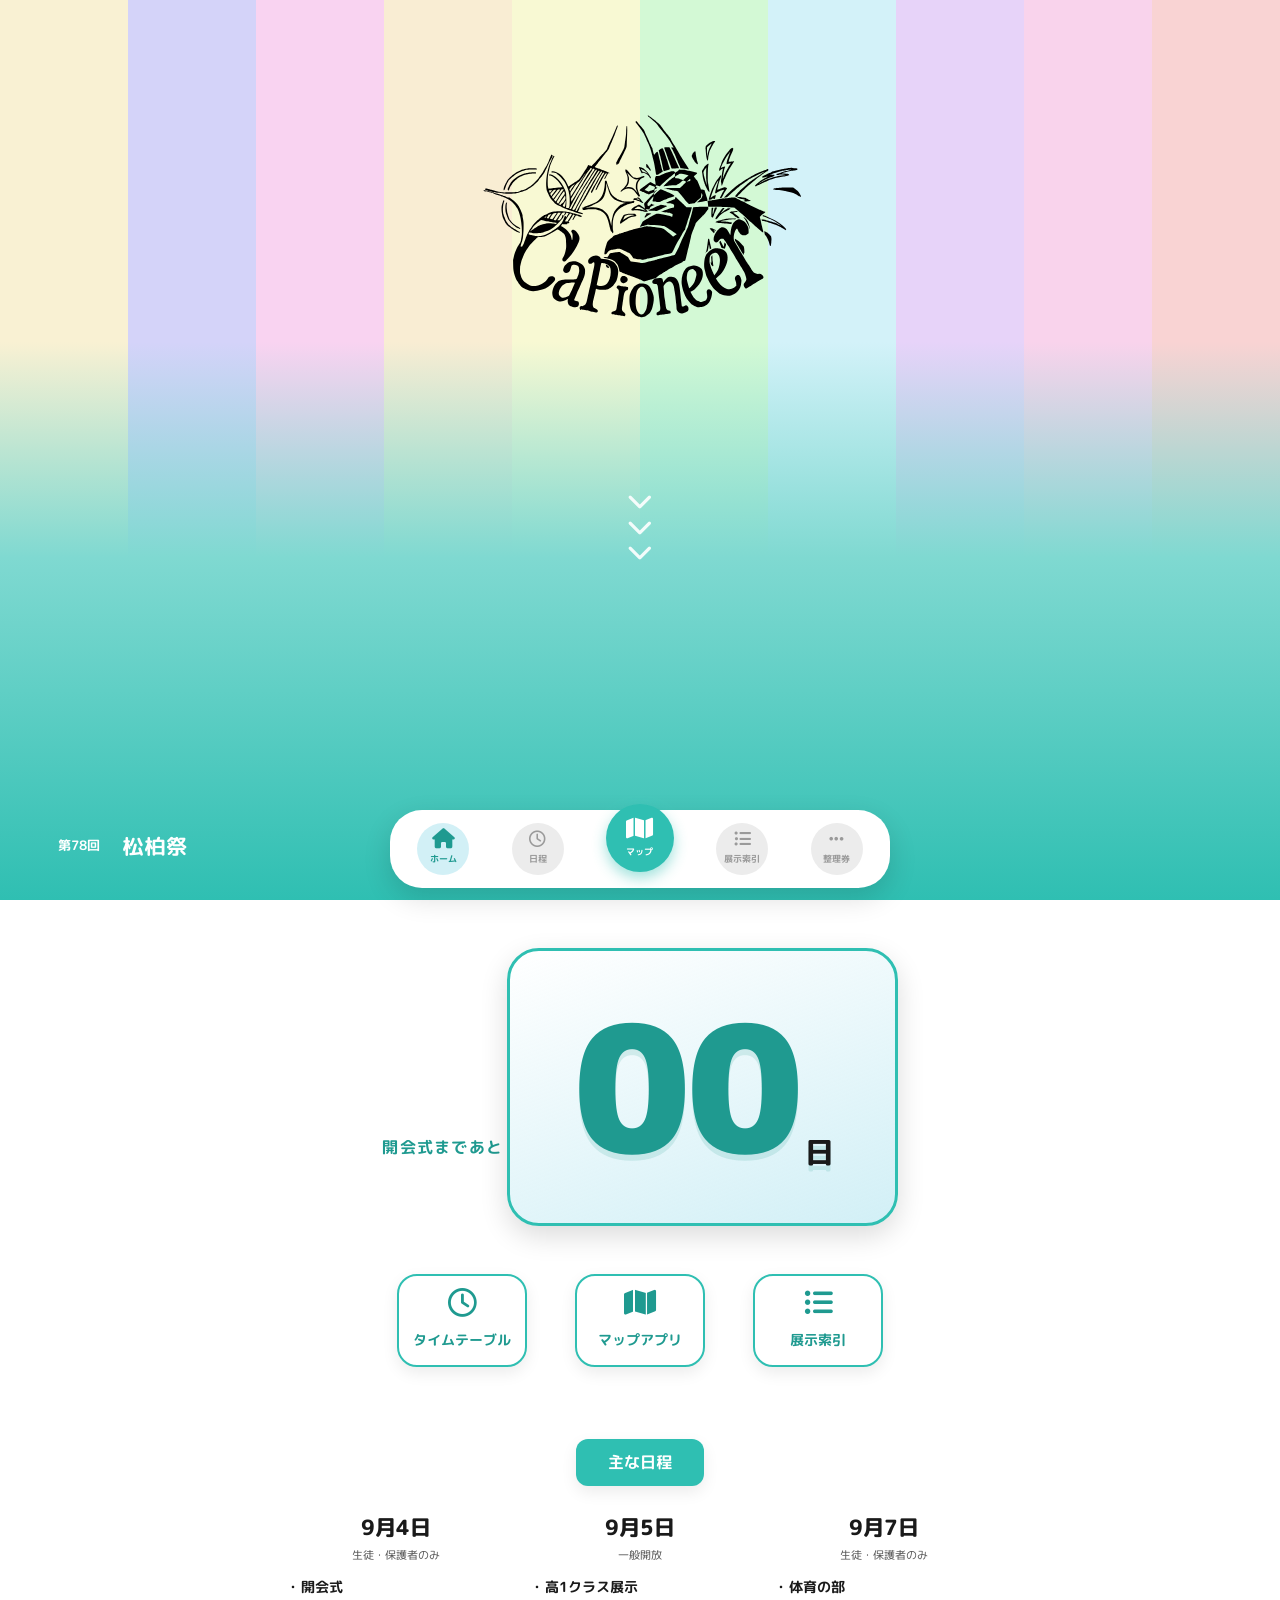
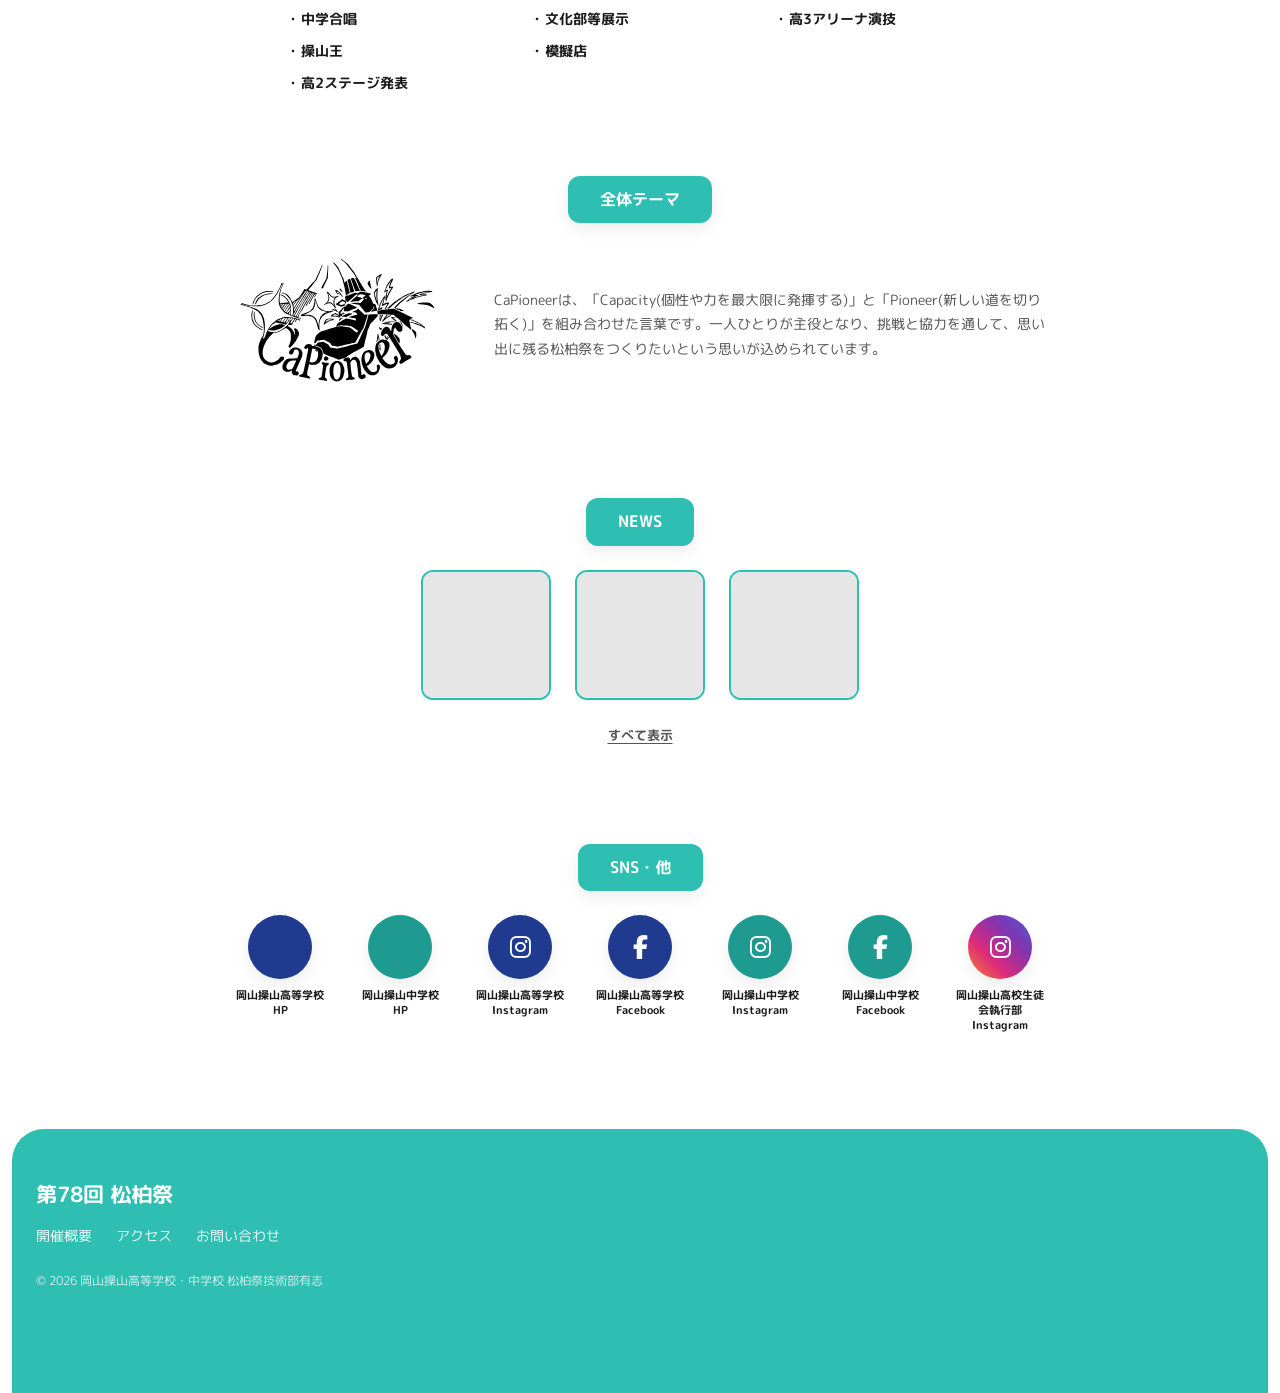
<file: index.html>
<!DOCTYPE html>
<html lang="ja">
<head>
  <meta charset="UTF-8">
  <meta name="viewport" content="width=device-width, initial-scale=1.0, viewport-fit=cover">
  <title>第78回 松柏祭 | 岡山操山 松柏祭 公式案内サイト</title>
  <meta name="description" content="岡山操山高等学校 第78回 松柏祭の公式案内サイト。タイムテーブル・マップ・展示情報・お知らせをご案内します。">

  <!-- Google Fonts: 丸みのある見出し/本文フォント -->
  <link rel="preconnect" href="https://fonts.googleapis.com">
  <link href="https://fonts.googleapis.com/css2?family=M+PLUS+Rounded+1c:wght@400;500;700;800&display=swap" rel="stylesheet">

  <!-- Font Awesome(アイコン) -->
  <link rel="stylesheet" href="https://cdnjs.cloudflare.com/ajax/libs/font-awesome/6.5.1/css/all.min.css">

  <!-- サイト共通スタイル -->
  <link rel="stylesheet" href="css/style.css">
</head>
<body>

  <!-- ============ 起動時スプラッシュ(白背景→ページへゆっくり切り替え) ============ -->
  <!-- ロゴは .hero__logo と全く同じ配置ルールを使うことで、
       スプラッシュ表示時とHero本体表示時でロゴの位置・大きさが完全に一致するようにしている -->
  <div class="splash" id="splash" aria-hidden="true">
    <img class="hero__logo splash__logo" src="images/logo-capioneer.svg" alt="">
  </div>

  <!-- ============ 背景装飾(半透明の丸) ============ -->
  <!-- aria-hidden: 装飾要素のためスクリーンリーダーからは非表示 -->
  <div class="bg-decoration" aria-hidden="true">
    <span class="circle c1"></span>
    <span class="circle c2"></span>
    <span class="circle c3"></span>
    <span class="circle c4"></span>
    <span class="circle c5"></span>
    <span class="circle c6"></span>
    <span class="circle c7"></span>
    <span class="circle c8"></span>
  </div>

  <!-- ============ Hero セクション ============ -->
  <header class="hero" id="hero">
    <img class="hero__logo" src="images/logo-capioneer.svg" alt="第78回 岡山操山 松柏祭 ロゴ">

    <!-- スクロールを促す矢印アニメーション -->
    <a class="hero__scroll" aria-hidden="true" href="#headerhome">
      <i class="fa-solid fa-chevron-down"></i>
      <i class="fa-solid fa-chevron-down"></i>
      <i class="fa-solid fa-chevron-down"></i>
    </a>
    <div id="headerhome"></div>
    <!-- Heroを抜けると、この帯がそのままの位置・デザインで画面上部に固定される(id="hero-footer-bar") -->
    <div class="hero__footer-bar" id="hero-footer-bar">
      <span class="badge">第78回</span>
      <span class="title">松柏祭</span>
    </div>
  </header>
  <div id="headerhome"></div>

  <!-- ============ メインコンテンツ(PCでは中央寄せ幅を持たせる) ============ -->
  <div class="page-content">
    <main>
      <!-- ============ カウントダウン ============ -->
      <section class="countdown fade-in-section" aria-label="開会式カウントダウン">
        <p class="countdown__label">開会式まであと</p>
        <div class="countdown__card">
          <p class="countdown__number">
            <span id="countdown-days">--</span><span class="countdown__unit">日</span>
          </p>
        </div>
      </section>

      <!-- ============ メニュー(タイムテーブル/マップ/展示) ============ -->
      <nav class="menu-buttons fade-in-section" aria-label="主要メニュー">
        <a href="pages/timetable.html" class="menu-btn">
          <span class="menu-btn__circle"><i class="fa-regular fa-clock"></i></span>
          <span class="menu-btn__label">タイムテーブル</span>
        </a>
        <a href="pages/map.html" class="menu-btn">
          <span class="menu-btn__circle"><i class="fa-solid fa-map"></i></span>
          <span class="menu-btn__label">マップアプリ</span>
        </a>
        <a href="pages/exhibits.html" class="menu-btn">
          <span class="menu-btn__circle"><i class="fa-solid fa-list-ul"></i></span>
          <span class="menu-btn__label">展示索引</span>
        </a>
      </nav>

      <!-- ============ 主な日程 ============ -->
      <section class="schedule fade-in-section" aria-label="主な日程">
        <p class="pill-btn">主な日程</p>
        <div class="schedule__grid">
          <div class="schedule__day">
            <p class="schedule__date">9月4日</p>
            <p class="schedule__note">生徒・保護者のみ</p>
            <ul class="schedule__list">
              <li>開会式</li>
              <li>中学合唱</li>
              <li>操山王</li>
              <li>高2ステージ発表</li>
            </ul>
          </div>
          <div class="schedule__day">
            <p class="schedule__date">9月5日</p>
            <p class="schedule__note">一般開放</p>
            <ul class="schedule__list">
              <li>高1クラス展示</li>
              <li>文化部等展示</li>
              <li>模擬店</li>
            </ul>
          </div>
          <div class="schedule__day">
            <p class="schedule__date">9月7日</p>
            <p class="schedule__note">生徒・保護者のみ</p>
            <ul class="schedule__list">
              <li>体育の部</li>
              <li>高3アリーナ演技</li>
            </ul>
          </div>
        </div>
      </section>

      <!-- ============ 全体テーマ=========== -->
      <section class="theme-section fade-in-section" aria-label="全体テーマ">
        <p class="pill-btn">全体テーマ</p>
        <div class="theme-section__body">
          <img class="theme-section__logo" src="images/logo-capioneer.svg" alt="全体テーマ Capioneer ロゴ">
          <p class="theme-section__desc">
            CaPioneerは、「Capacity(個性や力を最大限に発揮する)」と「Pioneer(新しい道を切り拓く)」を組み合わせた言葉です。一人ひとりが主役となり、挑戦と協力を通して、思い出に残る松柏祭をつくりたいという思いが込められています。
          </p>
        </div>
      </section>

      <!-- ============ NEWS ============ -->
      <section class="news fade-in-section" aria-label="お知らせ一覧">
        <p class="pill-btn">NEWS</p>
        <div class="news__grid">
          <a class="news__item" href="pages/news.html">
            <span class="news__placeholder"></span>
          </a>
          <a class="news__item" href="pages/news.html">
            <span class="news__placeholder"></span>
          </a>
          <a class="news__item" href="pages/news.html">
            <span class="news__placeholder"></span>
          </a>
        </div>
        <a class="news__viewall" href="pages/news.html">すべて表示</a>
      </section>

      <!-- ============ SNS・他 ============ -->
      <section class="sns fade-in-section" aria-label="SNS・その他リンク">
        <p class="pill-btn">SNS・他</p>
        <div class="sns__grid">
          <a class="sns__item" href="https://www.sozan.okayama-c.ed.jp/" target="_blank" rel="noopener">
            <span class="sns__icon sns__icon--school"><i class=""></i></span>
            <span class="sns__label">岡山操山高等学校<br>HP</span>
          </a>
          <a class="sns__item" href="https://www.sozan-jhs.okayama-c.ed.jp/" target="_blank" rel="noopener">
            <span class="sns__icon sns__icon--junior"><i class=""></i></span>
            <span class="sns__label">岡山操山中学校<br>HP</span>
          </a>
          <a class="sns__item" href="https://www.instagram.com/sozankou_shouhaku?utm_source=ig_web_button_share_sheet&igsh=ZDNlZDc0MzIxNw==" target="_blank" rel="noopener">
            <span class="sns__icon sns__icon--school"><i class="fa-brands fa-instagram"></i></span>
            <span class="sns__label">岡山操山高等学校<br>Instagram</span>
          </a>
          <a class="sns__item" href="https://www.facebook.com/okayama.sozan" target="_blank" rel="noopener">
            <span class="sns__icon sns__icon--school"><i class="fa-brands fa-facebook-f"></i></span>
            <span class="sns__label">岡山操山高等学校<br>Facebook</span>
          </a>
          <a class="sns__item" href="https://www.instagram.com/sozanjhs01?utm_source=ig_web_button_share_sheet&igsh=ZDNlZDc0MzIxNw==" target="_blank" rel="noopener">
            <span class="sns__icon sns__icon--junior"><i class="fa-brands fa-instagram"></i></span>
            <span class="sns__label">岡山操山中学校<br>Instagram</span>
          </a>
          <a class="sns__item" href="https://www.facebook.com/sozanjhs/" target="_blank" rel="noopener">
            <span class="sns__icon sns__icon--junior"><i class="fa-brands fa-facebook-f"></i></span>
            <span class="sns__label">岡山操山中学校<br>Facebook</span>
          </a>
          <a class="sns__item" href="https://www.instagram.com/sozanseitokai?utm_source=ig_web_button_share_sheet&igsh=ZDNlZDc0MzIxNw==" target="_blank" rel="noopener">
            <span class="sns__icon sns__icon--capioneer"><i class="fa-brands fa-instagram"></i></span>
            <span class="sns__label">岡山操山高校生徒会執行部<br>Instagram</span>
          </a>
        </div>
      </section>
    </main>
  </div>

  <!-- ============ フッター============ -->
  <footer class="site-footer fade-in-section">
    <p class="footer-title">第78回 松柏祭</p>
    <ul class="footer-links">
      <li>開催概要</li>
      <li>アクセス</li>
      <li>お問い合わせ</li>
    </ul>
    <p class="footer-copy">&copy; 2026 岡山操山高等学校・中学校 松柏祭技術部有志</p>
  </footer>

  <!-- =====-======= 下部タブバー(画面最下部固定) ============ -->
  <nav class="tab-bar" aria-label="下部ナビゲーション">
    <a href="#hero" class="tab-item is-active" data-tab="home">
      <i class="fa-solid fa-house"></i>
      <span>ホーム</span>
    </a>
    <a href="pages/timetable.html" class="tab-item" data-tab="timetable">
      <i class="fa-regular fa-clock"></i>
      <span>日程</span>
    </a>
    <a href="pages/map.html" class="tab-item tab-item--center" data-tab="map">
      <i class="fa-solid fa-map"></i>
      <span>マップ</span>
    </a>
    <a href="pages/exhibits.html" class="tab-item" data-tab="exhibits">
      <i class="fa-solid fa-list-ul"></i>
      <span>展示索引</span>
    </a>
    <a href="pages/news.html" class="tab-item" data-tab="more">
      <i class="fa-solid fa-ellipsis"></i>
      <span>整理券</span>
    </a>
  </nav>
  <script src="js/script.js"></script>
</body>
</html>
</file>
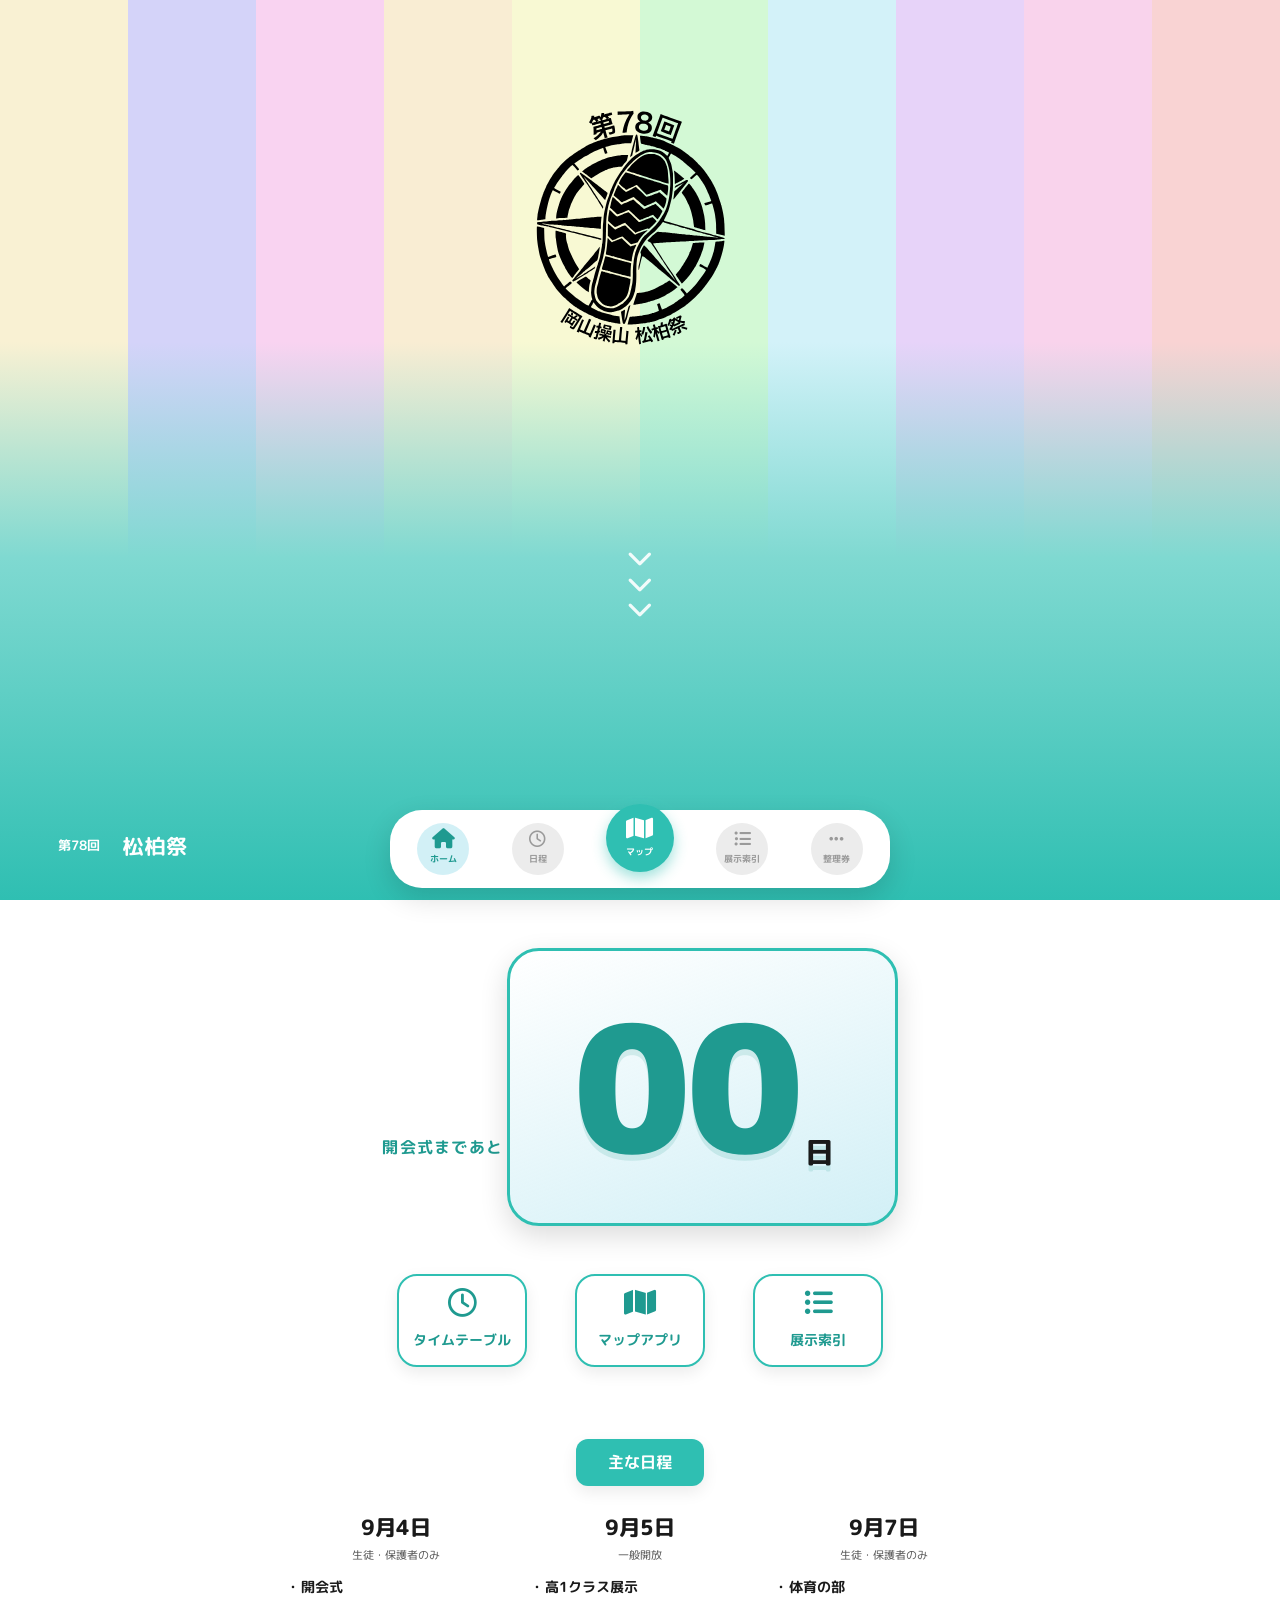
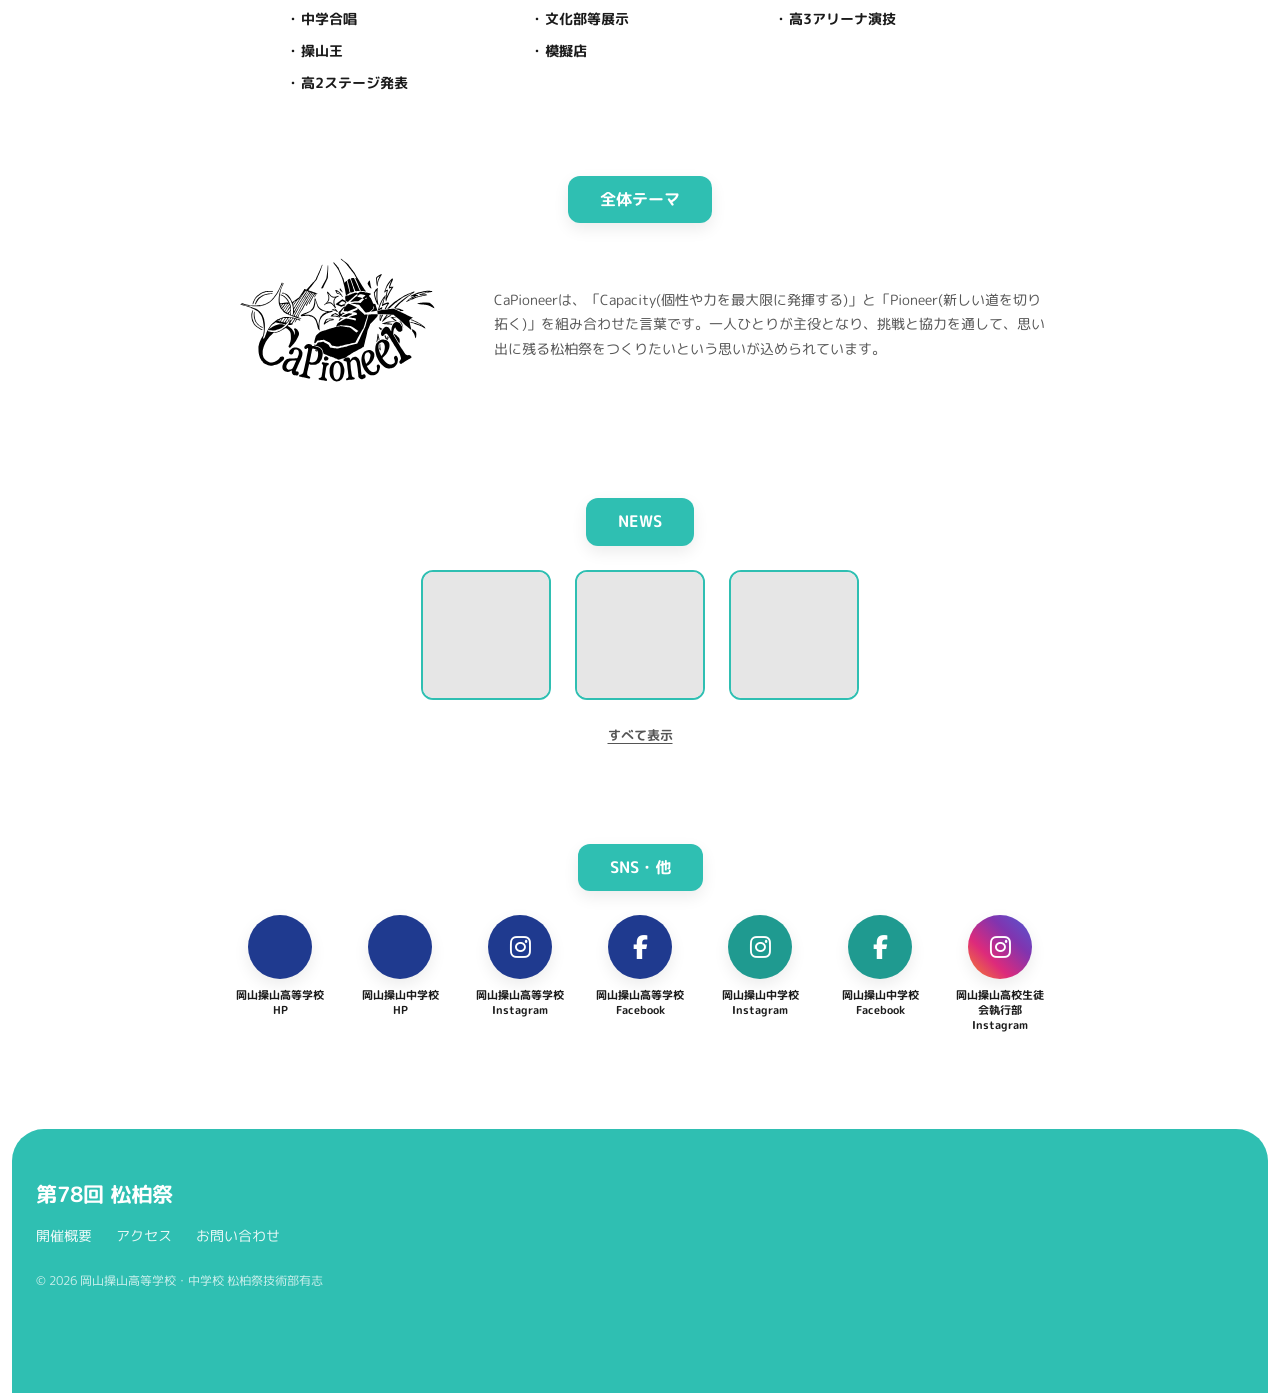
<file: index (5).html>
<!DOCTYPE html>
<html lang="ja">
<head>
  <meta charset="UTF-8">
  <meta name="viewport" content="width=device-width, initial-scale=1.0, viewport-fit=cover">
  <title>第78回 松柏祭 | 岡山操山 松柏祭 公式案内サイト</title>
  <meta name="description" content="岡山操山高等学校 第78回 松柏祭の公式案内サイト。タイムテーブル・マップ・展示情報・お知らせをご案内します。">

  <!-- Google Fonts: 丸みのある見出し/本文フォント -->
  <link rel="preconnect" href="https://fonts.googleapis.com">
  <link href="https://fonts.googleapis.com/css2?family=M+PLUS+Rounded+1c:wght@400;500;700;800&display=swap" rel="stylesheet">

  <!-- Font Awesome(アイコン) -->
  <link rel="stylesheet" href="https://cdnjs.cloudflare.com/ajax/libs/font-awesome/6.5.1/css/all.min.css">

  <!-- サイト共通スタイル -->
  <link rel="stylesheet" href="css/style.css">
</head>
<body>

  <!-- ============ 起動時スプラッシュ(白背景→ページへゆっくり切り替え) ============ -->
  <!-- ロゴは .hero__logo と全く同じ配置ルールを使うことで、
       スプラッシュ表示時とHero本体表示時でロゴの位置・大きさが完全に一致するようにしている -->
  <div class="splash" id="splash" aria-hidden="true">
    <img class="hero__logo splash__logo" src="images/logo-shohakusai.svg" alt="">
  </div>

  <!-- ============ 背景装飾(半透明の丸) ============ -->
  <!-- aria-hidden: 装飾要素のためスクリーンリーダーからは非表示 -->
  <div class="bg-decoration" aria-hidden="true">
    <span class="circle c1"></span>
    <span class="circle c2"></span>
    <span class="circle c3"></span>
    <span class="circle c4"></span>
    <span class="circle c5"></span>
    <span class="circle c6"></span>
    <span class="circle c7"></span>
    <span class="circle c8"></span>
  </div>

  <!-- ============ Hero セクション ============ -->
  <header class="hero" id="hero">
    <img class="hero__logo" src="images/logo-shohakusai.svg" alt="第78回 岡山操山 松柏祭 ロゴ">

    <!-- スクロールを促す矢印アニメーション -->
    <div class="hero__scroll" aria-hidden="true">
      <i class="fa-solid fa-chevron-down"></i>
      <i class="fa-solid fa-chevron-down"></i>
      <i class="fa-solid fa-chevron-down"></i>
    </div>

    <!-- Heroを抜けると、この帯がそのままの位置・デザインで画面上部に固定される(id="hero-footer-bar") -->
    <div class="hero__footer-bar" id="hero-footer-bar">
      <span class="badge">第78回</span>
      <span class="title">松柏祭</span>
    </div>
  </header>

  <!-- ============ メインコンテンツ(PCでは中央寄せ幅を持たせる) ============ -->
  <div class="page-content">
    <main>
      <!-- ============ カウントダウン ============ -->
      <section class="countdown fade-in-section" aria-label="開会式カウントダウン">
        <p class="countdown__label">開会式まであと</p>
        <div class="countdown__card">
          <p class="countdown__number">
            <span id="countdown-days">--</span><span class="countdown__unit">日</span>
          </p>
        </div>
      </section>

      <!-- ============ メニュー(タイムテーブル/マップ/展示) ============ -->
      <nav class="menu-buttons fade-in-section" aria-label="主要メニュー">
        <a href="pages/timetable.html" class="menu-btn">
          <span class="menu-btn__circle"><i class="fa-regular fa-clock"></i></span>
          <span class="menu-btn__label">タイムテーブル</span>
        </a>
        <a href="pages/map.html" class="menu-btn">
          <span class="menu-btn__circle"><i class="fa-solid fa-map"></i></span>
          <span class="menu-btn__label">マップアプリ</span>
        </a>
        <a href="pages/exhibits.html" class="menu-btn">
          <span class="menu-btn__circle"><i class="fa-solid fa-list-ul"></i></span>
          <span class="menu-btn__label">展示索引</span>
        </a>
      </nav>

      <!-- ============ 主な日程 ============ -->
      <section class="schedule fade-in-section" aria-label="主な日程">
        <p class="pill-btn">主な日程</p>
        <div class="schedule__grid">
          <div class="schedule__day">
            <p class="schedule__date">9月4日</p>
            <p class="schedule__note">生徒・保護者のみ</p>
            <ul class="schedule__list">
              <li>開会式</li>
              <li>中学合唱</li>
              <li>操山王</li>
              <li>高2ステージ発表</li>
            </ul>
          </div>
          <div class="schedule__day">
            <p class="schedule__date">9月5日</p>
            <p class="schedule__note">一般開放</p>
            <ul class="schedule__list">
              <li>高1クラス展示</li>
              <li>文化部等展示</li>
              <li>模擬店</li>
            </ul>
          </div>
          <div class="schedule__day">
            <p class="schedule__date">9月7日</p>
            <p class="schedule__note">生徒・保護者のみ</p>
            <ul class="schedule__list">
              <li>体育の部</li>
              <li>高3アリーナ演技</li>
            </ul>
          </div>
        </div>
      </section>

      <!-- ============ 全体テーマ=========== -->
      <section class="theme-section fade-in-section" aria-label="全体テーマ">
        <p class="pill-btn">全体テーマ</p>
        <div class="theme-section__body">
          <img class="theme-section__logo" src="images/logo-capioneer.svg" alt="全体テーマ Capioneer ロゴ">
          <p class="theme-section__desc">
            CaPioneerは、「Capacity(個性や力を最大限に発揮する)」と「Pioneer(新しい道を切り拓く)」を組み合わせた言葉です。一人ひとりが主役となり、挑戦と協力を通して、思い出に残る松柏祭をつくりたいという思いが込められています。
          </p>
        </div>
      </section>

      <!-- ============ NEWS ============ -->
      <section class="news fade-in-section" aria-label="お知らせ一覧">
        <p class="pill-btn">NEWS</p>
        <div class="news__grid">
          <a class="news__item" href="pages/news.html">
            <span class="news__placeholder"></span>
          </a>
          <a class="news__item" href="pages/news.html">
            <span class="news__placeholder"></span>
          </a>
          <a class="news__item" href="pages/news.html">
            <span class="news__placeholder"></span>
          </a>
        </div>
        <a class="news__viewall" href="pages/news.html">すべて表示</a>
      </section>

      <!-- ============ SNS・他 ============ -->
      <section class="sns fade-in-section" aria-label="SNS・その他リンク">
        <p class="pill-btn">SNS・他</p>
        <div class="sns__grid">
          <a class="sns__item" href="https://www.sozan.okayama-c.ed.jp/" target="_blank" rel="noopener">
            <span class="sns__icon sns__icon--school"><i class=""></i></span>
            <span class="sns__label">岡山操山高等学校<br>HP</span>
          </a>
          <a class="sns__item" href="https://www.sozan-jhs.okayama-c.ed.jp/" target="_blank" rel="noopener">
            <span class="sns__icon sns__icon--school"><i class=""></i></span>
            <span class="sns__label">岡山操山中学校<br>HP</span>
          </a>
          <a class="sns__item" href="https://www.instagram.com/sozankou_shouhaku?utm_source=ig_web_button_share_sheet&igsh=ZDNlZDc0MzIxNw==" target="_blank" rel="noopener">
            <span class="sns__icon sns__icon--school"><i class="fa-brands fa-instagram"></i></span>
            <span class="sns__label">岡山操山高等学校<br>Instagram</span>
          </a>
          <a class="sns__item" href="https://www.facebook.com/okayama.sozan" target="_blank" rel="noopener">
            <span class="sns__icon sns__icon--school"><i class="fa-brands fa-facebook-f"></i></span>
            <span class="sns__label">岡山操山高等学校<br>Facebook</span>
          </a>
          <a class="sns__item" href="https://www.instagram.com/sozanjhs01?utm_source=ig_web_button_share_sheet&igsh=ZDNlZDc0MzIxNw==" target="_blank" rel="noopener">
            <span class="sns__icon sns__icon--junior"><i class="fa-brands fa-instagram"></i></span>
            <span class="sns__label">岡山操山中学校<br>Instagram</span>
          </a>
          <a class="sns__item" href="https://www.facebook.com/sozanjhs/" target="_blank" rel="noopener">
            <span class="sns__icon sns__icon--junior"><i class="fa-brands fa-facebook-f"></i></span>
            <span class="sns__label">岡山操山中学校<br>Facebook</span>
          </a>
          <a class="sns__item" href="https://www.instagram.com/sozanseitokai?utm_source=ig_web_button_share_sheet&igsh=ZDNlZDc0MzIxNw==" target="_blank" rel="noopener">
            <span class="sns__icon sns__icon--capioneer"><i class="fa-brands fa-instagram"></i></span>
            <span class="sns__label">岡山操山高校生徒会執行部<br>Instagram</span>
          </a>
        </div>
      </section>
    </main>
  </div>

  <!-- ============ フッター============ -->
  <footer class="site-footer fade-in-section">
    <p class="footer-title">第78回 松柏祭</p>
    <ul class="footer-links">
      <li>開催概要</li>
      <li>アクセス</li>
      <li>お問い合わせ</li>
    </ul>
    <p class="footer-copy">&copy; 2026 岡山操山高等学校・中学校 松柏祭技術部有志</p>
  </footer>

  <!-- =====-======= 下部タブバー(画面最下部固定) ============ -->
  <nav class="tab-bar" aria-label="下部ナビゲーション">
    <a href="#hero" class="tab-item is-active" data-tab="home">
      <i class="fa-solid fa-house"></i>
      <span>ホーム</span>
    </a>
    <a href="pages/timetable.html" class="tab-item" data-tab="timetable">
      <i class="fa-regular fa-clock"></i>
      <span>日程</span>
    </a>
    <a href="pages/map.html" class="tab-item tab-item--center" data-tab="map">
      <i class="fa-solid fa-map"></i>
      <span>マップ</span>
    </a>
    <a href="pages/exhibits.html" class="tab-item" data-tab="exhibits">
      <i class="fa-solid fa-list-ul"></i>
      <span>展示索引</span>
    </a>
    <a href="pages/news.html" class="tab-item" data-tab="more">
      <i class="fa-solid fa-ellipsis"></i>
      <span>整理券</span>
    </a>
  </nav>
  <script src="js/script.js"></script>
</body>
</html>
</file>
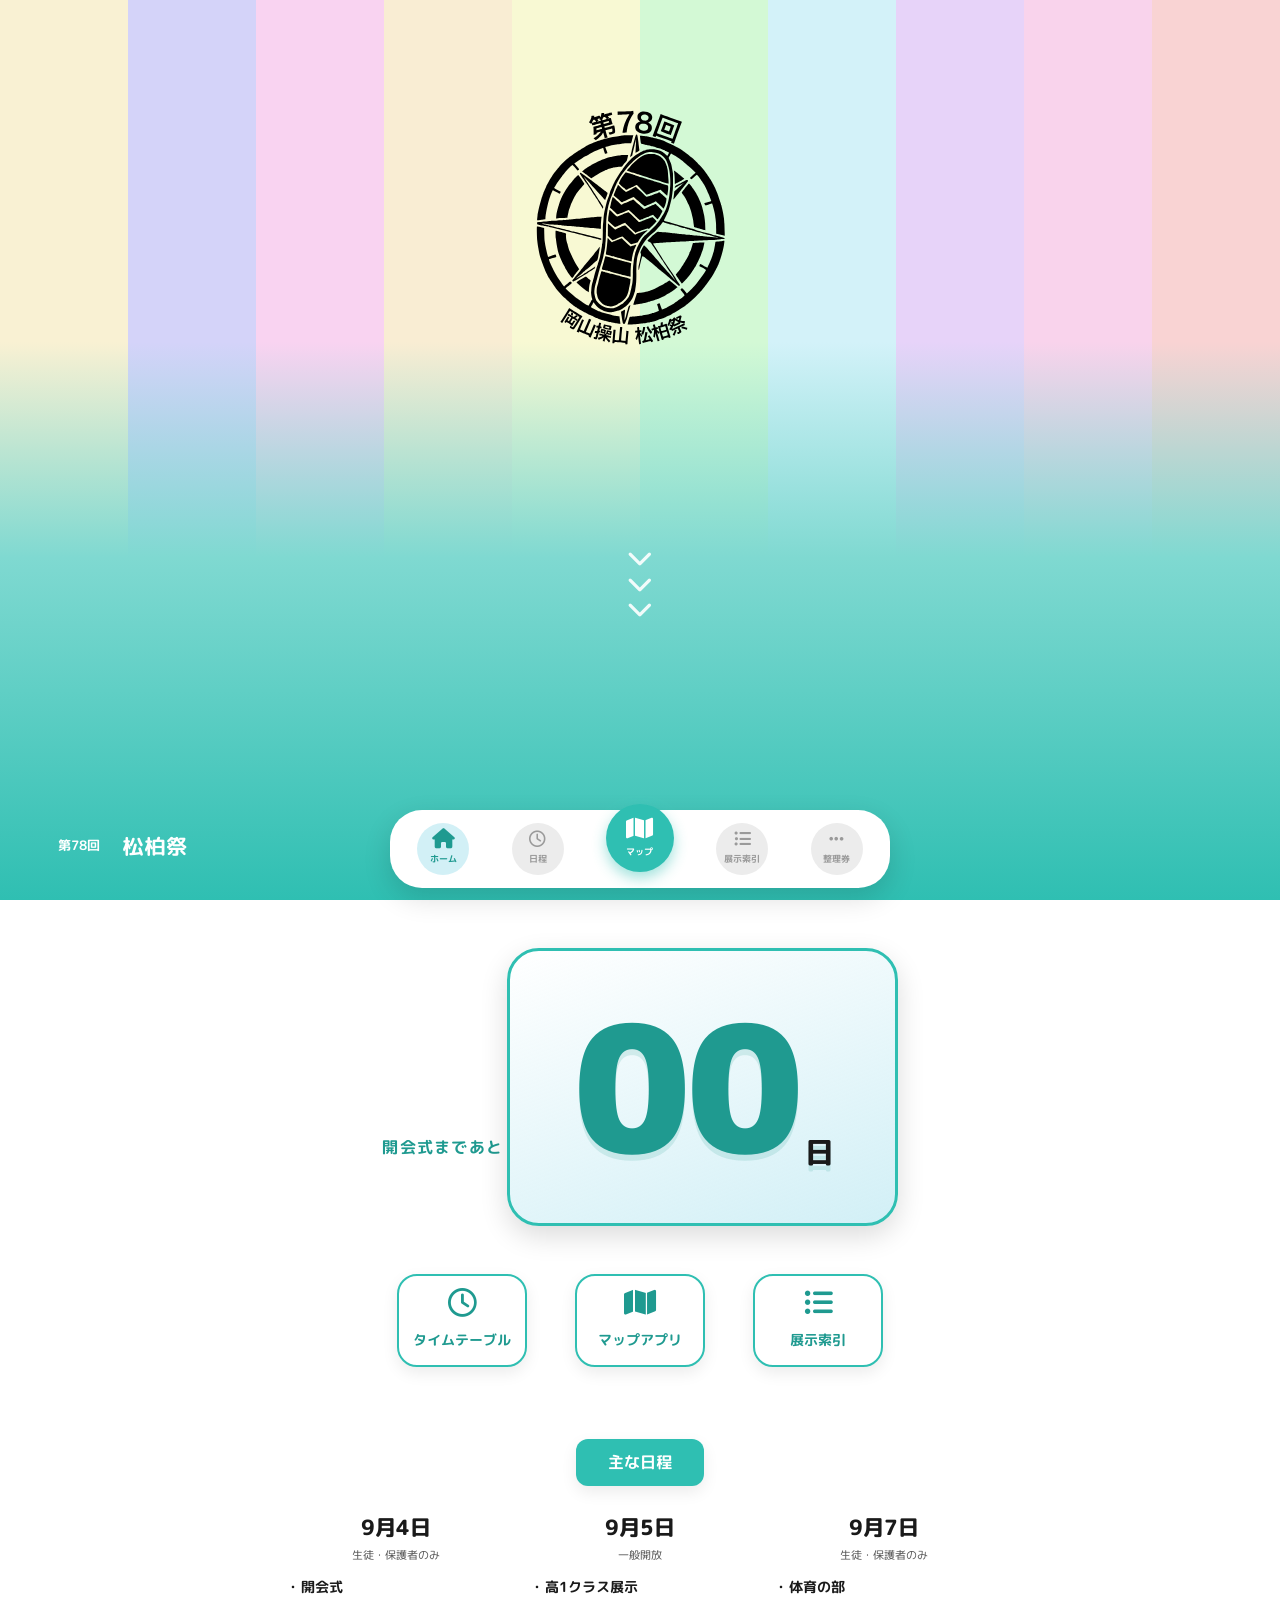
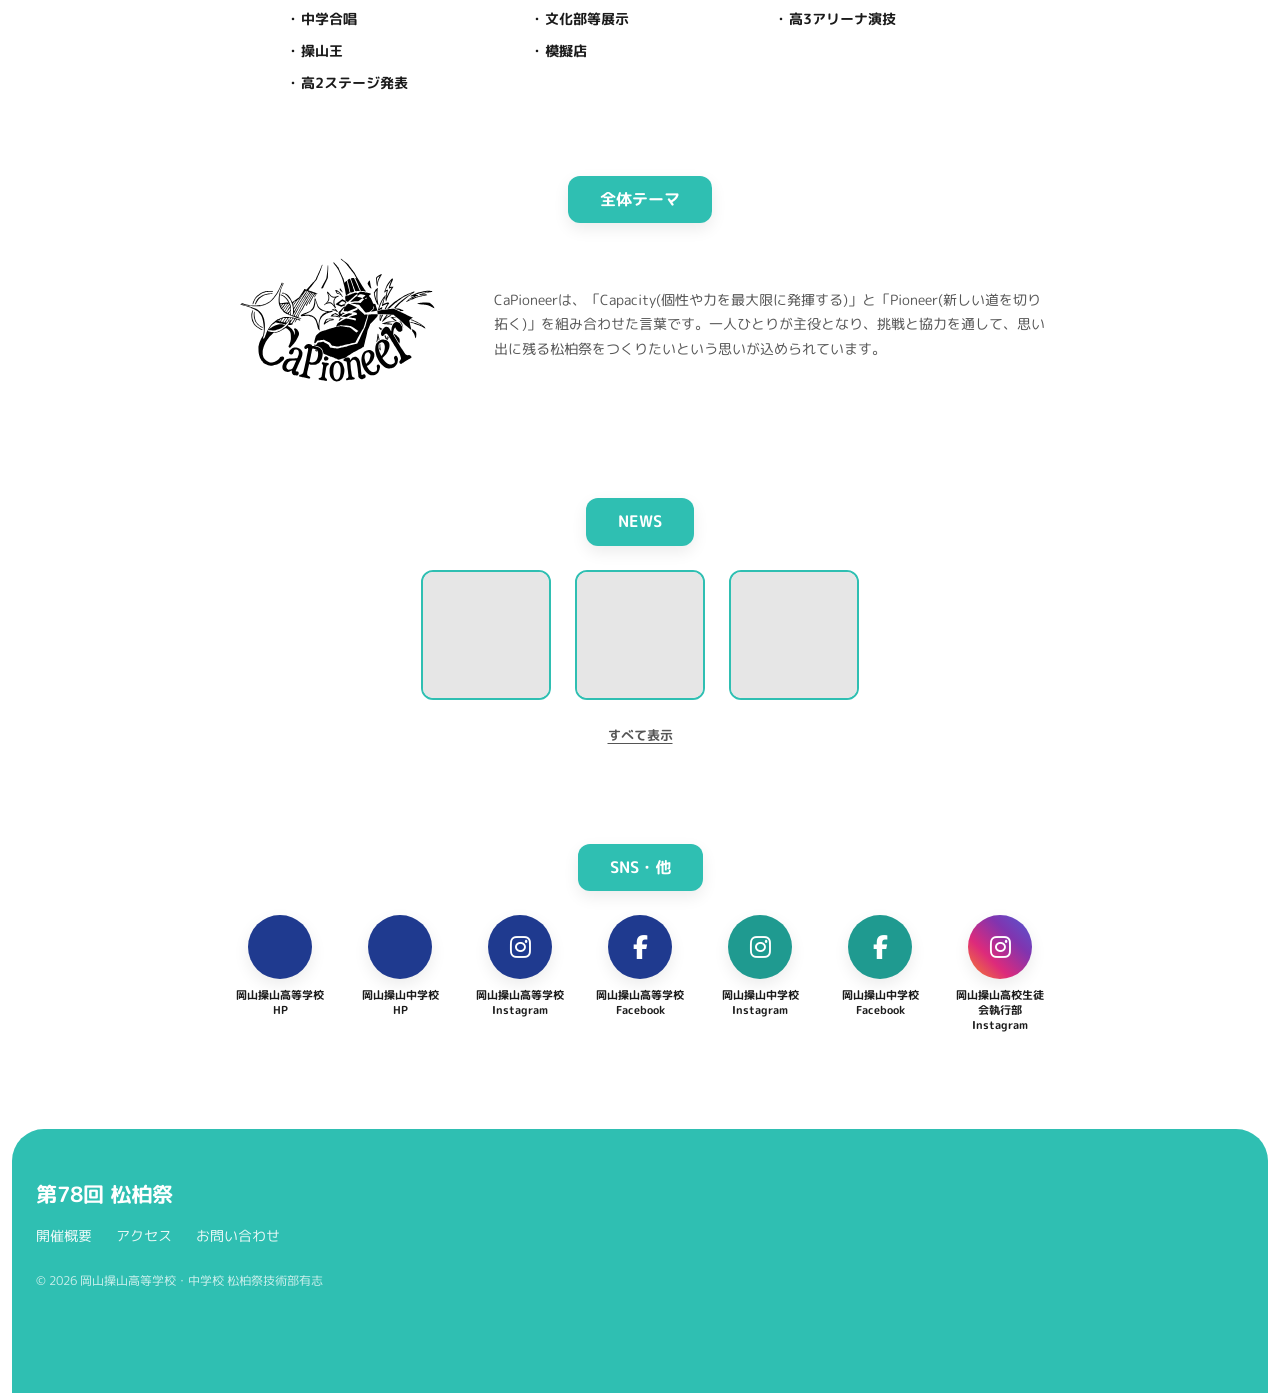
<file: index .html>
<!DOCTYPE html>
<html lang="ja">
<head>
  <meta charset="UTF-8">
  <meta name="viewport" content="width=device-width, initial-scale=1.0, viewport-fit=cover">
  <title>第78回 松柏祭 | 岡山操山 松柏祭 公式案内サイト</title>
  <meta name="description" content="岡山操山高等学校 第78回 松柏祭の公式案内サイト。タイムテーブル・マップ・展示情報・お知らせをご案内します。">

  <!-- Google Fonts: 丸みのある見出し/本文フォント -->
  <link rel="preconnect" href="https://fonts.googleapis.com">
  <link href="https://fonts.googleapis.com/css2?family=M+PLUS+Rounded+1c:wght@400;500;700;800&display=swap" rel="stylesheet">

  <!-- Font Awesome(アイコン) -->
  <link rel="stylesheet" href="https://cdnjs.cloudflare.com/ajax/libs/font-awesome/6.5.1/css/all.min.css">

  <!-- サイト共通スタイル -->
  <link rel="stylesheet" href="css/style.css">
</head>
<body>

  <!-- ============ 起動時スプラッシュ(白背景→ページへゆっくり切り替え) ============ -->
  <!-- ロゴは .hero__logo と全く同じ配置ルールを使うことで、
       スプラッシュ表示時とHero本体表示時でロゴの位置・大きさが完全に一致するようにしている -->
  <div class="splash" id="splash" aria-hidden="true">
    <img class="hero__logo splash__logo" src="images/logo-shohakusai.svg" alt="">
  </div>

  <!-- ============ 背景装飾(半透明の丸) ============ -->
  <!-- aria-hidden: 装飾要素のためスクリーンリーダーからは非表示 -->
  <div class="bg-decoration" aria-hidden="true">
    <span class="circle c1"></span>
    <span class="circle c2"></span>
    <span class="circle c3"></span>
    <span class="circle c4"></span>
    <span class="circle c5"></span>
    <span class="circle c6"></span>
    <span class="circle c7"></span>
    <span class="circle c8"></span>
  </div>

  <!-- ============ Hero セクション ============ -->
  <header class="hero" id="hero">
    <img class="hero__logo" src="images/logo-shohakusai.svg" alt="第78回 岡山操山 松柏祭 ロゴ">

    <!-- スクロールを促す矢印アニメーション -->
    <div class="hero__scroll" aria-hidden="true">
      <i class="fa-solid fa-chevron-down"></i>
      <i class="fa-solid fa-chevron-down"></i>
      <i class="fa-solid fa-chevron-down"></i>
    </div>

    <!-- Heroを抜けると、この帯がそのままの位置・デザインで画面上部に固定される(id="hero-footer-bar") -->
    <div class="hero__footer-bar" id="hero-footer-bar">
      <span class="badge">第78回</span>
      <span class="title">松柏祭</span>
    </div>
  </header>

  <!-- ============ メインコンテンツ(PCでは中央寄せ幅を持たせる) ============ -->
  <div class="page-content">
    <main>
      <!-- ============ カウントダウン ============ -->
      <section class="countdown fade-in-section" aria-label="開会式カウントダウン">
        <p class="countdown__label">開会式まであと</p>
        <div class="countdown__card">
          <p class="countdown__number">
            <span id="countdown-days">--</span><span class="countdown__unit">日</span>
          </p>
        </div>
      </section>

      <!-- ============ メニュー(タイムテーブル/マップ/展示) ============ -->
      <nav class="menu-buttons fade-in-section" aria-label="主要メニュー">
        <a href="pages/timetable.html" class="menu-btn">
          <span class="menu-btn__circle"><i class="fa-regular fa-clock"></i></span>
          <span class="menu-btn__label">タイムテーブル</span>
        </a>
        <a href="pages/map.html" class="menu-btn">
          <span class="menu-btn__circle"><i class="fa-solid fa-map"></i></span>
          <span class="menu-btn__label">マップアプリ</span>
        </a>
        <a href="pages/exhibits.html" class="menu-btn">
          <span class="menu-btn__circle"><i class="fa-solid fa-list-ul"></i></span>
          <span class="menu-btn__label">展示索引</span>
        </a>
      </nav>

      <!-- ============ 主な日程 ============ -->
      <section class="schedule fade-in-section" aria-label="主な日程">
        <p class="pill-btn">主な日程</p>
        <div class="schedule__grid">
          <div class="schedule__day">
            <p class="schedule__date">9月4日</p>
            <p class="schedule__note">生徒・保護者のみ</p>
            <ul class="schedule__list">
              <li>開会式</li>
              <li>中学合唱</li>
              <li>操山王</li>
              <li>高2ステージ発表</li>
            </ul>
          </div>
          <div class="schedule__day">
            <p class="schedule__date">9月5日</p>
            <p class="schedule__note">一般開放</p>
            <ul class="schedule__list">
              <li>高1クラス展示</li>
              <li>文化部等展示</li>
              <li>模擬店</li>
            </ul>
          </div>
          <div class="schedule__day">
            <p class="schedule__date">9月7日</p>
            <p class="schedule__note">生徒・保護者のみ</p>
            <ul class="schedule__list">
              <li>体育の部</li>
              <li>高3アリーナ演技</li>
            </ul>
          </div>
        </div>
      </section>

      <!-- ============ 全体テーマ=========== -->
      <section class="theme-section fade-in-section" aria-label="全体テーマ">
        <p class="pill-btn">全体テーマ</p>
        <div class="theme-section__body">
          <img class="theme-section__logo" src="images/logo-capioneer.svg" alt="全体テーマ Capioneer ロゴ">
          <p class="theme-section__desc">
            CaPioneerは、「Capacity(個性や力を最大限に発揮する)」と「Pioneer(新しい道を切り拓く)」を組み合わせた言葉です。一人ひとりが主役となり、挑戦と協力を通して、思い出に残る松柏祭をつくりたいという思いが込められています。
          </p>
        </div>
      </section>

      <!-- ============ NEWS ============ -->
      <section class="news fade-in-section" aria-label="お知らせ一覧">
        <p class="pill-btn">NEWS</p>
        <div class="news__grid">
          <a class="news__item" href="pages/news.html">
            <span class="news__placeholder"></span>
          </a>
          <a class="news__item" href="pages/news.html">
            <span class="news__placeholder"></span>
          </a>
          <a class="news__item" href="pages/news.html">
            <span class="news__placeholder"></span>
          </a>
        </div>
        <a class="news__viewall" href="pages/news.html">すべて表示</a>
      </section>

      <!-- ============ SNS・他 ============ -->
      <section class="sns fade-in-section" aria-label="SNS・その他リンク">
        <p class="pill-btn">SNS・他</p>
        <div class="sns__grid">
          <a class="sns__item" href="https://www.sozan.okayama-c.ed.jp/" target="_blank" rel="noopener">
            <span class="sns__icon sns__icon--school"><i class=""></i></span>
            <span class="sns__label">岡山操山高等学校<br>HP</span>
          </a>
          <a class="sns__item" href="https://www.sozan-jhs.okayama-c.ed.jp/" target="_blank" rel="noopener">
            <span class="sns__icon sns__icon--school"><i class=""></i></span>
            <span class="sns__label">岡山操山中学校<br>HP</span>
          </a>
          <a class="sns__item" href="https://www.instagram.com/sozankou_shouhaku?utm_source=ig_web_button_share_sheet&igsh=ZDNlZDc0MzIxNw==" target="_blank" rel="noopener">
            <span class="sns__icon sns__icon--school"><i class="fa-brands fa-instagram"></i></span>
            <span class="sns__label">岡山操山高等学校<br>Instagram</span>
          </a>
          <a class="sns__item" href="https://www.facebook.com/okayama.sozan" target="_blank" rel="noopener">
            <span class="sns__icon sns__icon--school"><i class="fa-brands fa-facebook-f"></i></span>
            <span class="sns__label">岡山操山高等学校<br>Facebook</span>
          </a>
          <a class="sns__item" href="https://www.instagram.com/sozanjhs01?utm_source=ig_web_button_share_sheet&igsh=ZDNlZDc0MzIxNw==" target="_blank" rel="noopener">
            <span class="sns__icon sns__icon--junior"><i class="fa-brands fa-instagram"></i></span>
            <span class="sns__label">岡山操山中学校<br>Instagram</span>
          </a>
          <a class="sns__item" href="https://www.facebook.com/sozanjhs/" target="_blank" rel="noopener">
            <span class="sns__icon sns__icon--junior"><i class="fa-brands fa-facebook-f"></i></span>
            <span class="sns__label">岡山操山中学校<br>Facebook</span>
          </a>
          <a class="sns__item" href="https://www.instagram.com/sozanseitokai?utm_source=ig_web_button_share_sheet&igsh=ZDNlZDc0MzIxNw==" target="_blank" rel="noopener">
            <span class="sns__icon sns__icon--capioneer"><i class="fa-brands fa-instagram"></i></span>
            <span class="sns__label">岡山操山高校生徒会執行部<br>Instagram</span>
          </a>
        </div>
      </section>
    </main>
  </div>

  <!-- ============ フッター============ -->
  <footer class="site-footer fade-in-section">
    <p class="footer-title">第78回 松柏祭</p>
    <ul class="footer-links">
      <li>開催概要</li>
      <li>アクセス</li>
      <li>お問い合わせ</li>
    </ul>
    <p class="footer-copy">&copy; 2026 岡山操山高等学校・中学校 松柏祭技術部有志</p>
  </footer>

  <!-- =====-======= 下部タブバー(画面最下部固定) ============ -->
  <nav class="tab-bar" aria-label="下部ナビゲーション">
    <a href="#hero" class="tab-item is-active" data-tab="home">
      <i class="fa-solid fa-house"></i>
      <span>ホーム</span>
    </a>
    <a href="pages/timetable.html" class="tab-item" data-tab="timetable">
      <i class="fa-regular fa-clock"></i>
      <span>日程</span>
    </a>
    <a href="pages/map.html" class="tab-item tab-item--center" data-tab="map">
      <i class="fa-solid fa-map"></i>
      <span>マップ</span>
    </a>
    <a href="pages/exhibits.html" class="tab-item" data-tab="exhibits">
      <i class="fa-solid fa-list-ul"></i>
      <span>展示索引</span>
    </a>
    <a href="pages/news.html" class="tab-item" data-tab="more">
      <i class="fa-solid fa-ellipsis"></i>
      <span>整理券</span>
    </a>
  </nav>
  <script src="js/script.js"></script>
</body>
</html>
</file>
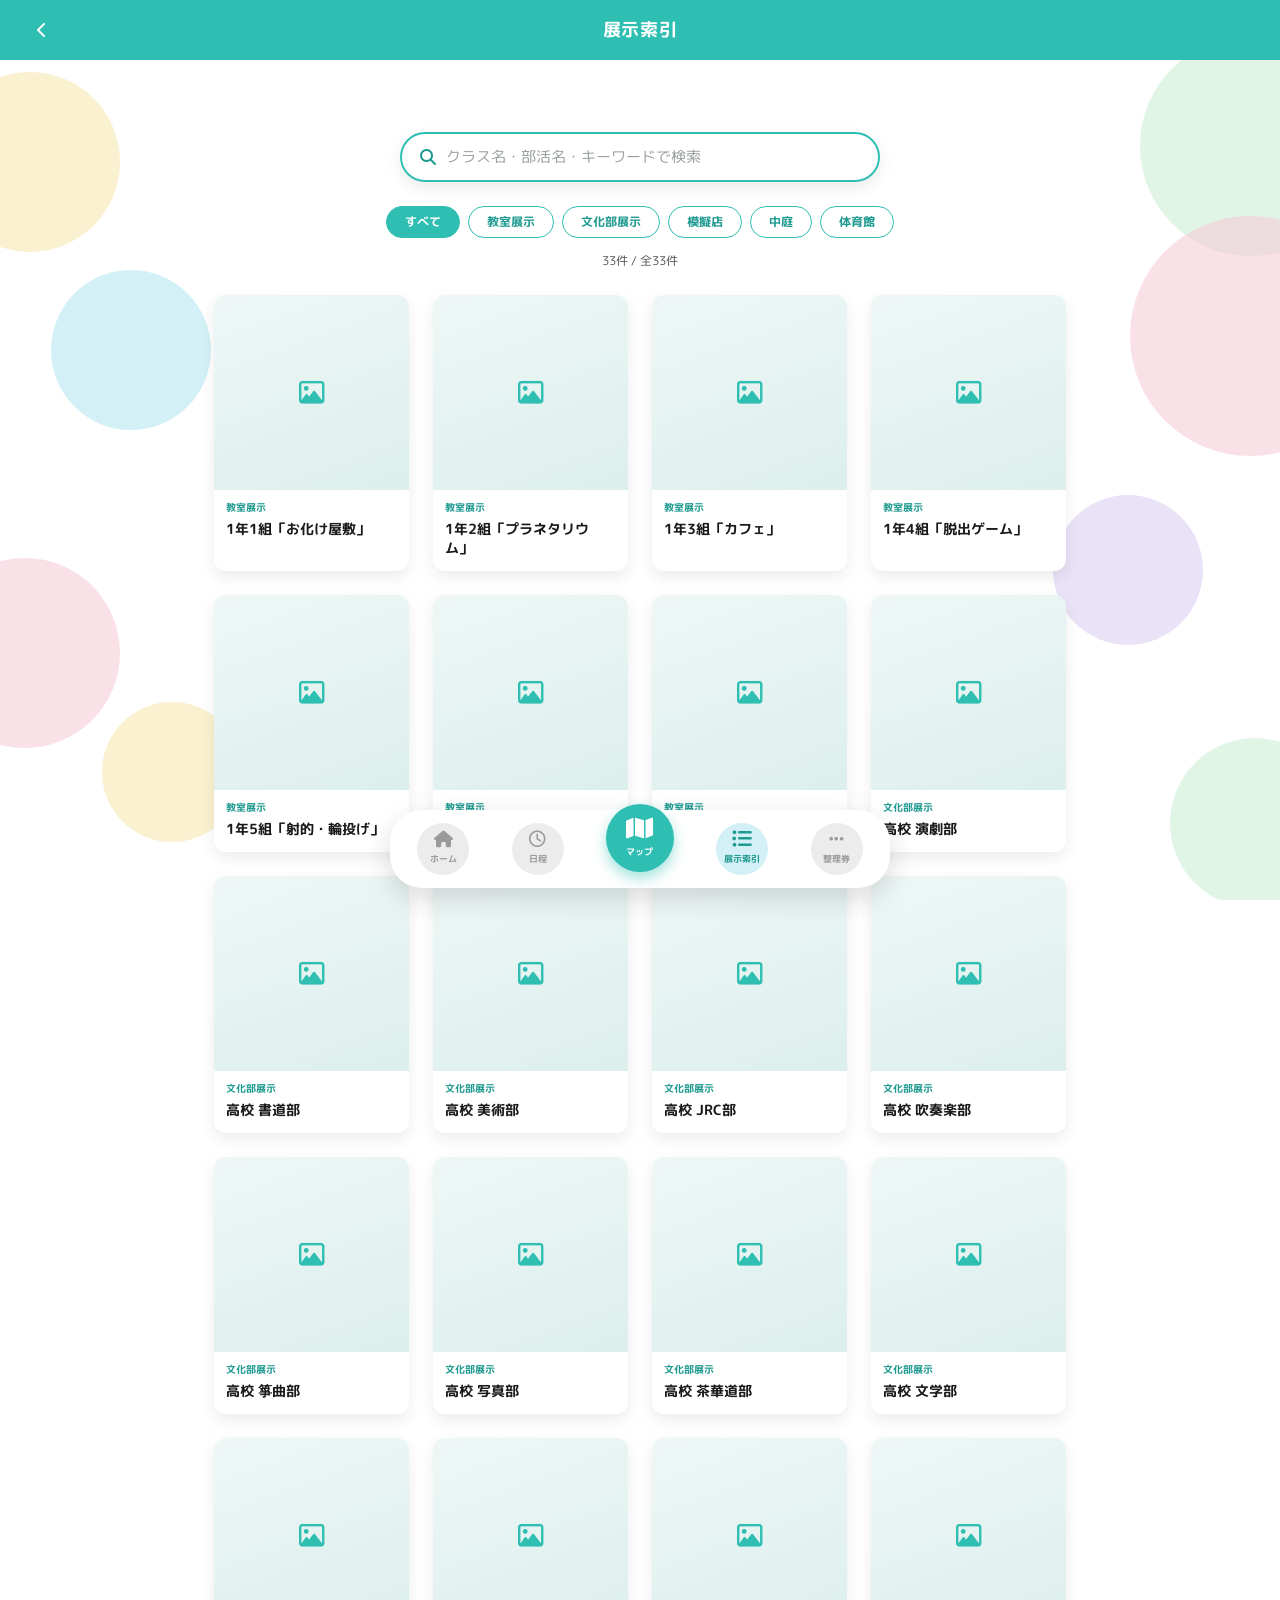
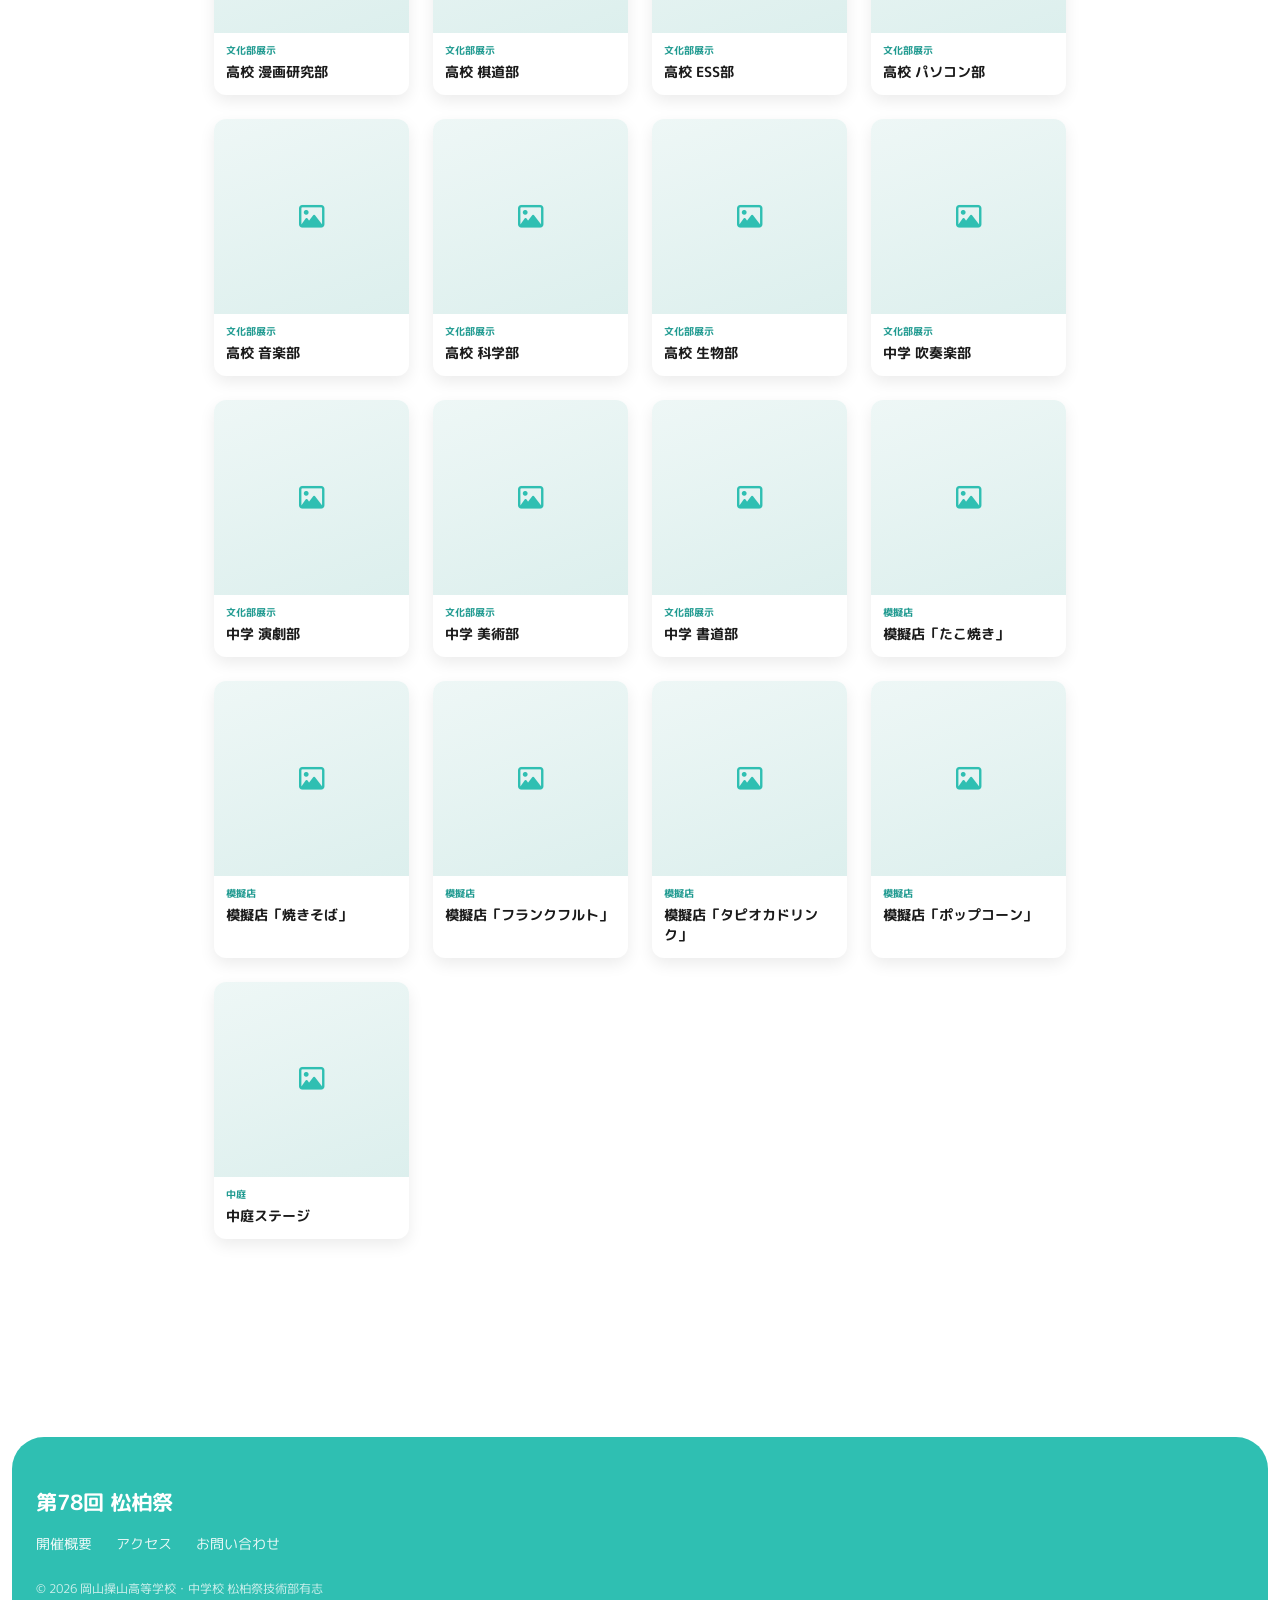
<file: pages/exhibits.html>
<!DOCTYPE html>
<html lang="ja">
<head>
  <meta charset="UTF-8">
  <meta name="viewport" content="width=device-width, initial-scale=1.0, viewport-fit=cover">
  <title>展示索引 | 第78回 松柏祭</title>
  <meta name="description" content="第78回 松柏祭の展示・模擬店・ステージ企画の一覧です。クラス名や部活名、キーワードで検索できます。">

  <link rel="preconnect" href="https://fonts.googleapis.com">
  <link href="https://fonts.googleapis.com/css2?family=M+PLUS+Rounded+1c:wght@400;500;700;800&display=swap" rel="stylesheet">

  <link rel="stylesheet" href="https://cdnjs.cloudflare.com/ajax/libs/font-awesome/6.5.1/css/all.min.css">

  <!-- サイト共通スタイル(index.htmlと同じものを参照) -->
  <link rel="stylesheet" href="../css/style.css">
</head>
<body>

  <!-- ============ 背景装飾(半透明の丸・トップページと共通) ============ -->
  <div class="bg-decoration" aria-hidden="true">
    <span class="circle c1"></span>
    <span class="circle c2"></span>
    <span class="circle c3"></span>
    <span class="circle c4"></span>
    <span class="circle c5"></span>
    <span class="circle c6"></span>
    <span class="circle c7"></span>
    <span class="circle c8"></span>
  </div>

  <!-- ============ ページヘッダー(戻る導線+タイトル・常に画面上部に固定) ============ -->
  <header class="page-header">
    <a href="../index.html" class="page-header__back" aria-label="トップページに戻る">
      <i class="fa-solid fa-chevron-left"></i>
    </a>
    <p class="page-header__title">展示索引</p>
    <span class="page-header__spacer" aria-hidden="true"></span>
  </header>

  <div class="page-content">
    <main class="exhibits-page">

      <!-- ============ 検索・カテゴリー絞り込み ============ -->
      <section class="exhibits-search fade-in-section" aria-label="展示を検索">
        <label class="exhibits-search__box">
          <i class="fa-solid fa-magnifying-glass" aria-hidden="true"></i>
          <input
            type="search"
            id="exhibit-search-input"
            placeholder="クラス名・部活名・キーワードで検索"
            aria-label="展示・模擬店・ステージ企画を検索"
          >
        </label>

        <!-- カテゴリーチップはJSで自動生成(すべて/教室展示/文化部展示/模擬店/ステージ企画) -->
        <div class="exhibits-filter" id="exhibit-filter-chips"></div>

        <p class="exhibits-search__count" id="exhibit-result-count" aria-live="polite"></p>
      </section>

      <!-- ============ タイル一覧(60件・写真+タイトル) ============ -->
      <section class="exhibits-grid-section fade-in-section" aria-label="展示一覧">
        <div class="exhibits-grid" id="exhibits-grid">
          <!-- JS(exhibits.js)がここにタイルを描画します -->
        </div>
        <p class="exhibits-empty" id="exhibits-empty" hidden>
          該当する展示が見つかりませんでした。キーワードを変えてお試しください。
        </p>
      </section>
    </main>
  </div>

  <!-- ============ 詳細モーダル(タイルタップで表示) ============ -->
  <div class="exhibit-modal" id="exhibit-modal" aria-hidden="true">
    <div class="exhibit-modal__backdrop" data-close-modal></div>
    <div class="exhibit-modal__panel" role="dialog" aria-modal="true" aria-labelledby="exhibit-modal-title">
      <button class="exhibit-modal__close" type="button" data-close-modal aria-label="閉じる">
        <i class="fa-solid fa-xmark"></i>
      </button>

      <div class="exhibit-modal__image" aria-hidden="true">
        <i class="fa-regular fa-image"></i>
      </div>

      <p class="exhibit-modal__tag" id="exhibit-modal-tag"></p>
      <h2 class="exhibit-modal__title" id="exhibit-modal-title"></h2>
      <p class="exhibit-modal__location" id="exhibit-modal-location"></p>
      <p class="exhibit-modal__desc" id="exhibit-modal-desc"></p>

      <!-- マップページ側の実装完了後、?spot=id を読み取って該当ピンを開く想定 -->
      <a class="exhibit-modal__map-link" id="exhibit-modal-map-link" href="map.html">
        <i class="fa-solid fa-map-location-dot"></i>
        マップで場所を見る
      </a>
    </div>
  </div>
  <!-- ============ フッター============ -->
  <footer class="site-footer fade-in-section">
    <p class="footer-title">第78回 松柏祭</p>
    <ul class="footer-links">
      <li>開催概要</li>
      <li>アクセス</li>
      <li>お問い合わせ</li>
    </ul>
    <p class="footer-copy">&copy; 2026 岡山操山高等学校・中学校 松柏祭技術部有志</p>
  </footer>
  <!-- ============ 下部タブバー(トップページと共通・「展示索引」をアクティブに) ============ -->
  <nav class="tab-bar" aria-label="下部ナビゲーション">
    <a href="../index.html#hero" class="tab-item" data-tab="home">
      <i class="fa-solid fa-house"></i>
      <span>ホーム</span>
    </a>
    <a href="timetable.html" class="tab-item" data-tab="timetable">
      <i class="fa-regular fa-clock"></i>
      <span>日程</span>
    </a>
    <a href="map.html" class="tab-item tab-item--center" data-tab="map">
      <i class="fa-solid fa-map"></i>
      <span>マップ</span>
    </a>
    <a href="exhibits.html" class="tab-item is-active" data-tab="exhibits">
      <i class="fa-solid fa-list-ul"></i>
      <span>展示索引</span>
    </a>
    <a href="news.html" class="tab-item" data-tab="more">
      <i class="fa-solid fa-ellipsis"></i>
      <span>整理券</span>
    </a>
  </nav>

  <script src="../js/script.js"></script>
  <script src="../js/exhibits-data.js"></script>
  <script src="../js/exhibits.js"></script>
</body>
</html>
</file>
<file: css/style.css>
/* ============================================================
   松柏祭 案内サイト スタイルシート
   構成: 変数定義 → リセット → 共通パーツ → セクション別 → タブバー
         → モーダル → アニメーション → レスポンシブ
   ============================================================ */

/* ---------- 1. カラー・変数定義( :root で一元管理 ) ---------- */
:root {
  /* ベースカラー */
  --color-bg: #ffffff;
  --color-text: #1a1a1a;
  --color-text-sub: #555555;

  /* アクセント(ターコイズグリーン) */
  --color-accent: #2fbfb2;
  --color-accent-dark: #1f9a90;
  --color-accent-light: #7fd9d1;

  /* パステルカラー(装飾の丸用) */
  --pastel-yellow: #f5e6a8;
  --pastel-pink:   #f6c9d6;
  --pastel-blue:   #ade3ef;
  --pastel-purple: #d9cdf0;
  --pastel-green:  #c8edd1;

  /* Hero背景ストライプ専用カラー(指定画像から抽出した10色を左から順に) */
  --stripe-1: #f9f1d3;
  --stripe-2: #d4d3f9;
  --stripe-3: #f9d3f1;
  --stripe-4: #f9edd3;
  --stripe-5: #f8f9d3;
  --stripe-6: #d3f9d5;
  --stripe-7: #d3f2f9;
  --stripe-8: #e7d3f9;
  --stripe-9: #f9d3ec;
  --stripe-10: #f9d3d3;

  /* 半透明版(背景の丸用) */
  --pastel-yellow-t: rgba(245, 230, 168, 0.55);
  --pastel-pink-t:   rgba(246, 201, 214, 0.55);
  --pastel-blue-t:   rgba(173, 227, 239, 0.55);
  --pastel-purple-t: rgba(217, 205, 240, 0.55);
  --pastel-green-t:  rgba(200, 237, 209, 0.55);

  /* 影・角丸・余白 */
  --radius-s: 12px;
  --radius-m: 20px;
  --radius-l: 32px;
  --shadow-soft: 0 6px 16px rgba(0, 0, 0, 0.08);
  --shadow-strong: 0 10px 28px rgba(0, 0, 0, 0.14);
  --space-s: 12px;
  --space-m: 24px;
  --space-l: 48px;

  /* タブバーの高さ(コンテンツの下部余白計算に使用) */
  --tabbar-height: 78px;

  /* フォント */
  --font-heading: 'M PLUS Rounded 1c', 'Hiragino Maru Gothic ProN', sans-serif;
  --font-body: 'M PLUS Rounded 1c', 'Hiragino Kaku Gothic ProN', sans-serif;
}

/* ---------- 2. リセット ---------- */
* {
  margin: 0;
  padding: 0;
  box-sizing: border-box;
}

html {
  scroll-behavior: smooth;
  height: 100%;
}

/* sticky footer パターン:コンテンツが短くてもフッターが画面最下部に張り付く */
body {
  display: flex;
  flex-direction: column;
  min-height: 100%;
  font-family: var(--font-body);
  color: var(--color-text);
  background-color: var(--color-bg);
  line-height: 1.7;
  overflow-x: hidden;
}

/* main を伸縮させることでフッターを常に下端に押し出す */
.page-content {
  flex: 1 0 auto;
}

a {
  text-decoration: none;
  color: inherit;
}

button {
  font-family: inherit;
  border: none;
  background: none;
  cursor: pointer;
}

img {
  max-width: 100%;
  display: block;
}

ul {
  list-style: none;
}

/* ---------- 3. 起動時スプラッシュ ---------- */
.splash {
  position: fixed;
  inset: 0;
  z-index: 300;
  display: flex;
  flex-direction: column;
  align-items: center;
  padding: var(--space-l) var(--space-m) var(--space-m);
  background: var(--color-bg);
  opacity: 1;
  visibility: visible;
  transition: opacity 1.4s ease, visibility 1.4s ease;
}

.splash__logo {
  animation: none;
}

.splash.is-hidden {
  opacity: 0;
  visibility: hidden;
  pointer-events: none;
}

body.is-splash-active {
  overflow: hidden;
  height: 100%;
}

/* ---------- 4. 背景の半透明の丸(装飾) ---------- */
.bg-decoration {
  position: fixed;
  inset: 0;
  z-index: -1;
  overflow: hidden;
  pointer-events: none;
}

.bg-decoration .circle {
  position: absolute;
  border-radius: 50%;
  filter: blur(0.5px);
}

.bg-decoration .c1 { width: 180px; height: 180px; top: 8%;  left: -60px; background: var(--pastel-yellow-t); }
.bg-decoration .c2 { width: 220px; height: 220px; top: 4%;  right: -80px; background: var(--pastel-green-t); }
.bg-decoration .c3 { width: 160px; height: 160px; top: 30%; left: 4%;   background: var(--pastel-blue-t); }
.bg-decoration .c4 { width: 240px; height: 240px; top: 24%; right: -90px; background: var(--pastel-pink-t); }
.bg-decoration .c5 { width: 150px; height: 150px; top: 55%; right: 6%;  background: var(--pastel-purple-t); }
.bg-decoration .c6 { width: 190px; height: 190px; top: 62%; left: -70px; background: var(--pastel-pink-t); }
.bg-decoration .c7 { width: 170px; height: 170px; top: 82%; right: -60px; background: var(--pastel-green-t); }
.bg-decoration .c8 { width: 140px; height: 140px; top: 78%; left: 8%;   background: var(--pastel-yellow-t); }

/* ---------- 5. Hero セクション ---------- */
.hero {
  position: relative;
  min-height: 100vh;
  display: flex;
  flex-direction: column;
  align-items: center;
  justify-content: space-between;
  overflow: hidden;
  padding: var(--space-l) var(--space-m) var(--space-m);
  text-align: center;
  background:
    linear-gradient(to bottom, rgba(255,255,255,0) 0%, rgba(255,255,255,0) 38%, var(--color-accent-light) 62%, var(--color-accent) 100%),
    repeating-linear-gradient(
      90deg,
      var(--stripe-1)  0%   10%,
      var(--stripe-2)  10%  20%,
      var(--stripe-3)  20%  30%,
      var(--stripe-4)  30%  40%,
      var(--stripe-5)  40%  50%,
      var(--stripe-6)  50%  60%,
      var(--stripe-7)  60%  70%,
      var(--stripe-8)  70%  80%,
      var(--stripe-9)  80%  90%,
      var(--stripe-10) 90%  100%
    );
}

.hero__logo {
  width: min(78vw, 680px);
  margin-top: var(--space-l);
  animation: fadeInDown 1s ease both;
}

.hero__scroll {
  display: flex;
  flex-direction: column;
  align-items: center;
  gap: -6px;
  color: #ffffff;
  margin: var(--space-m) 0;
}

.hero__scroll i {
  font-size: 1.6rem;
  animation: bounceDown 1.6s ease-in-out infinite;
  opacity: 0.9;
}
.hero__scroll i:nth-child(2) { animation-delay: 0.15s; }
.hero__scroll i:nth-child(3) { animation-delay: 0.3s; }

.hero__footer-bar {
  width: 100%;
  display: flex;
  align-items: center;
  gap: var(--space-s);
  color: #ffffff;
  font-weight: 700;
  padding: var(--space-s) var(--space-m);
}

.hero__footer-bar .badge {
  font-size: 0.8rem;
  padding: 4px 10px;
  border-radius: 999px;
}

.hero__footer-bar .title {
  font-size: 1.3rem;
  letter-spacing: 0.05em;
}

.hero__footer-bar.is-pinned {
  position: fixed;
  top: 0;
  left: 0;
  right: 0;
  z-index: 150;
  background: var(--color-accent);
}

/* ----------- 6. カウントダウン ----------- */
.countdown {
  text-align: center;
  padding: var(--space-l) var(--space-m) var(--space-m);
}

.countdown__label {
  display: inline-block;
  font-size: 1rem;
  font-weight: 700;
  color: var(--color-accent-dark);
  letter-spacing: 0.08em;
  margin-bottom: var(--space-m);
}

.countdown__card {
  position: relative;
  display: inline-flex;
  align-items: center;
  justify-content: center;
  margin: 0 auto;
  padding: var(--space-m) var(--space-l);
  background: linear-gradient(160deg, #ffffff 0%, var(--pastel-blue-t) 100%);
  border: 3px solid var(--color-accent);
  border-radius: var(--radius-l);
  box-shadow: var(--shadow-strong);
  animation: countdownGlow 3.2s ease-in-out infinite;
}

.countdown__number {
  display: flex;
  align-items: baseline;
  justify-content: center;
  gap: 6px;
  font-size: clamp(9rem, 34vw, 15rem);
  font-weight: 900;
  color: var(--color-accent-dark);
  line-height: 1;
  letter-spacing: -0.02em;
  text-shadow: 0 6px 0 rgba(31, 154, 144, 0.15);
}

.countdown__unit {
  font-size: 1.8rem;
  font-weight: 800;
  color: var(--color-text);
  align-self: flex-end;
  margin-bottom: 0.5rem;
}

/* ---------- 7. メニューボタン(タイムテーブル/マップ/展示) ---------- */
.menu-buttons {
  display: flex;
  justify-content: center;
  gap: var(--space-s);
  padding: var(--space-m);
  flex-wrap: wrap;
}

.menu-btn {
  display: flex;
  flex-direction: column;
  align-items: center;
  gap: 8px;
  width: 96px;
  padding: var(--space-s) 4px;
  background: #ffffff;
  border: 2px solid var(--color-accent);
  border-radius: var(--radius-m);
  box-shadow: var(--shadow-soft);
  color: var(--color-accent-dark);
  font-size: 0.78rem;
  font-weight: 700;
  transition: transform 0.2s ease, box-shadow 0.2s ease, background 0.2s ease;
}

.menu-btn i {
  font-size: 1.4rem;
}

.menu-btn:hover {
  background: var(--color-accent);
  color: #ffffff;
}


/* ---------- 7.5 主な日程 ----------- */
.schedule {
  padding: var(--space-l) var(--space-m) var(--space-m);
  text-align: center;
}

.schedule__grid {
  display: flex;
  flex-wrap: wrap;
  justify-content: center;
  gap: var(--space-l) var(--space-m);
  margin-top: var(--space-m);
  max-width: 720px;
  margin-left: auto;
  margin-right: auto;
}

.schedule__day {
  flex: 1 1 160px;
  max-width: 220px;
}

.schedule__date {
  font-size: 1.3rem;
  font-weight: 800;
  color: var(--color-text);
}

.schedule__note {
  font-size: 0.68rem;
  color: var(--color-text-sub);
  margin-bottom: var(--space-s);
}

.schedule__list {
  text-align: left;
}

.schedule__list li {
  position: relative;
  padding-left: 1.1em;
  font-weight: 700;
  font-size: 0.88rem;
  margin-bottom: 8px;
}

.schedule__list li::before {
  content: '・';
  position: absolute;
  left: 0;
}

/* ---------- 8. 全体テーマ / NEWS / SNS タイトルラベル(共通・アニメーションなし) ---------- */
.pill-btn {
  display: inline-block;
  padding: 10px 32px;
  background: var(--color-accent);
  color: #ffffff;
  font-weight: 700;
  font-size: 1rem;
  border-radius: var(--radius-s);
  box-shadow: var(--shadow-soft);
}

/* ---------- 8.5 全体テーマ セクション(常時表示・モーダル廃止) ---------- */
.theme-section {
  text-align: center;
  padding: var(--space-l) var(--space-m);
}

.theme-section__eyebrow {
  display: inline-block;
  font-size: 0.85rem;
  font-weight: 700;
  color: var(--color-accent-dark);
  background: var(--pastel-blue-t);
  padding: 6px 20px;
  border-radius: 999px;
  margin-bottom: var(--space-m);
}

.theme-section__body {
  display: flex;
  flex-direction: column;
  align-items: center;
  margin-top: var(--space-m);
}

.theme-section__logo {
  width: min(30vw, 130px);
  margin: 0 auto var(--space-m);
}

.theme-section__desc {
  max-width: 560px;
  margin: 0 auto;
  text-align: left;
  font-size: 0.9rem;
  color: var(--color-text-sub);
}

@media (min-width: 768px) {
  .theme-section__body {
    flex-direction: row;
    align-items: center;
    justify-content: center;
    gap: var(--space-l);
    text-align: left;
  }

  .theme-section__logo {
    flex: 0 0 auto;
    width: min(22vw, 220px);
    margin: 0;
  }

  .theme-section__desc {
    margin: 0;
  }
}

/* ---------- 8.6 NEWS セクション ---------- */
.news {
  text-align: center;
  padding: var(--space-l) var(--space-m);
}

.news__grid {
  display: flex;
  justify-content: center;
  flex-wrap: wrap;
  gap: var(--space-m);
  margin-top: var(--space-m);
}

.news__item {
  display: block;
  width: 130px;
  height: 130px;
  border: 2.5px solid var(--color-accent);
  border-radius: var(--radius-s);
  overflow: hidden;
  transition: transform 0.2s ease, box-shadow 0.2s ease;
}

.news__item:hover {
  transform: translateY(-4px);
  box-shadow: var(--shadow-soft);
}

.news__placeholder {
  display: block;
  width: 100%;
  height: 100%;
  background: #e6e6e6;
}

.news__viewall {
  display: inline-block;
  margin-top: var(--space-m);
  color: var(--color-text-sub);
  font-size: 0.82rem;
  font-weight: 700;
  text-decoration: underline;
  text-underline-offset: 3px;
}

/* ---------- 8.7 SNS・他 セクション ---------- */
.sns {
  text-align: center;
  padding: var(--space-l) var(--space-m);
}

.sns__grid {
  display: flex;
  justify-content: center;
  flex-wrap: wrap;
  gap: var(--space-l) var(--space-m);
  margin-top: var(--space-m);
}

.sns__item {
  display: flex;
  flex-direction: column;
  align-items: center;
  gap: 8px;
  width: 96px;
  color: var(--color-text);
}

.sns__icon {
  display: flex;
  align-items: center;
  justify-content: center;
  width: 64px;
  height: 64px;
  border-radius: 50%;
  color: #ffffff;
  font-size: 1.5rem;
  box-shadow: var(--shadow-soft);
  transition: transform 0.2s ease, box-shadow 0.2s ease;
}

.sns__item:hover .sns__icon {
  transform: translateY(-4px);
  box-shadow: var(--shadow-strong);
}

.sns__icon--school {
  background: #1f3a8f;
}

.sns__icon--junior {
  background: var(--color-accent-dark);
}

.sns__icon--capioneer {
  background: linear-gradient(45deg, #f58529, #dd2a7b, #8134af, #515bd4);
}

.sns__label {
  font-size: 0.68rem;
  font-weight: 700;
  line-height: 1.4;
}

/* ---------- 9. フッター ---------- */
.site-footer {
  flex-shrink: 0;
  margin: var(--space-l) var(--space-s) 0;
  background: var(--color-accent);
  color: #ffffff;
  border-radius: var(--radius-l) var(--radius-l) 0 0;
  padding: var(--space-l) var(--space-m) calc(var(--tabbar-height) + 24px);
  text-align: left;
}

.site-footer .footer-title {
  font-size: 1.3rem;
  font-weight: 700;
  margin-bottom: var(--space-s);
}

.site-footer .footer-links {
  display: flex;
  flex-wrap: wrap;
  gap: var(--space-m);
  font-size: 0.85rem;
  opacity: 0.9;
  margin-bottom: var(--space-m);
}

.site-footer .footer-copy {
  font-size: 0.75rem;
  opacity: 0.75;
}

/* ---------- 10. 下部タブバー ---------- */
.tab-bar {
  position: fixed;
  bottom: 0;
  left: 0;
  right: 0;
  height: var(--tabbar-height);
  background: #ffffff;
  border-radius: var(--radius-l) var(--radius-l) 0 0;
  box-shadow: 0 -4px 18px rgba(0, 0, 0, 0.08);
  display: flex;
  align-items: center;
  justify-content: space-around;
  z-index: 100;
  padding: 0 6px;
}

.tab-item {
  display: flex;
  flex-direction: column;
  align-items: center;
  justify-content: center;
  gap: 4px;
  width: 52px;
  height: 52px;
  border-radius: 50%;
  background: #ececec;
  color: #9a9a9a;
  font-size: 0.6rem;
  transition: all 0.25s ease;
}

.tab-item i {
  font-size: 1.05rem;
  transition: all 0.25s ease;
}

.tab-item span {
  font-size: 0.55rem;
  font-weight: 600;
}

.tab-item--center {
  width: 68px;
  height: 68px;
  background: var(--color-accent);
  color: #ffffff;
  margin-top: -22px;
  box-shadow: 0 6px 14px rgba(47, 191, 178, 0.45);
}

.tab-item--center i {
  font-size: 1.5rem;
}

.tab-item--center span {
  font-size: 0.58rem;
  color: #ffffff;
}

.tab-item.is-active:not(.tab-item--center) {
  background: var(--pastel-blue-t);
  color: var(--color-accent-dark);
}

.tab-item.is-active:not(.tab-item--center) i {
  transform: scale(1.2);
  color: var(--color-accent-dark);
}

.tab-item--center.is-active {
  animation: tabPop 0.35s ease;
}

.tab-item:active {
  transform: scale(0.9);
}

/* ---------- 12. 汎用アニメーション ---------- */
@keyframes fadeInDown {
  from { opacity: 0; transform: translateY(-20px); }
  to   { opacity: 1; transform: translateY(0); }
}

@keyframes bounceDown {
  0%, 100% { transform: translateY(0); opacity: 0.6; }
  50%      { transform: translateY(8px); opacity: 1; }
}

@keyframes tabPop {
  0%   { transform: scale(1); }
  50%  { transform: scale(1.15); }
  100% { transform: scale(1); }
}

@keyframes countdownGlow {
  0%, 100% {
    box-shadow: var(--shadow-strong);
  }
  50% {
    box-shadow: 0 14px 36px rgba(47, 191, 178, 0.28);
  }
}

.fade-in-section {
  opacity: 0;
  transform: translateY(24px);
  transition: opacity 0.7s ease, transform 0.7s ease;
}

.fade-in-section.is-visible {
  opacity: 1;
  transform: translateY(0);
}

/* ---------- 13. レスポンシブ対応(モバイルファースト → タブレット/PC拡張) ---------- */

@media (min-width: 768px) {
  .countdown__number {
    font-size: 11rem;
  }

  .countdown__card {
    padding: var(--space-l) 64px;
  }

  .menu-btn {
    width: 130px;
    font-size: 0.9rem;
  }

  .menu-btn i {
    font-size: 1.8rem;
  }

  .tab-bar {
    max-width: 500px;
    left: 50%;
    transform: translateX(-50%);
    border-radius: var(--radius-l);
    bottom: 12px;
    box-shadow: var(--shadow-strong);
  }
}

@media (min-width: 1024px) {
  .page-content {
    max-width: 900px;
    margin: 0 auto;
  }

  .hero__logo {
    width: 360px;
  }

  .menu-buttons {
    gap: var(--space-l);
  }
}

@media (min-width: 1440px) {
  .hero {
    min-height: 100vh;
  }
}

/* ============================================================
   展示索引ページ(pages/exhibits.html)専用スタイル
   構成:
     14. ページ共通ヘッダー(サブページ用・戻る導線)
     15. 検索・カテゴリー絞り込み
     16. タイルグリッド(60件・写真+タイトル)
     17. 詳細モーダル
   ============================================================ */

/* ---------- 14. ページ共通ヘッダー ---------- */
/* Heroを持たないサブページ用の固定ヘッダー。
   Hero下部の帯(.hero__footer-bar.is-pinned)とデザインを揃え、
   サイト全体で「上部に固定されるターコイズの帯」という一貫性を持たせている。 */
.page-header {
  position: fixed;
  top: 0;
  left: 0;
  right: 0;
  z-index: 150;
  display: flex;
  align-items: center;
  gap: var(--space-s);
  background: var(--color-accent);
  color: #ffffff;
  padding: var(--space-s) var(--space-m);
}

.page-header__back {
  display: flex;
  align-items: center;
  justify-content: center;
  width: 36px;
  height: 36px;
  border-radius: 50%;
  font-size: 1rem;
  flex-shrink: 0;
  transition: background 0.2s ease;
}

.page-header__back:hover {
  background: rgba(255, 255, 255, 0.2);
}

.page-header__title {
  flex: 1;
  text-align: center;
  font-weight: 700;
  font-size: 1.1rem;
  letter-spacing: 0.04em;
}

.page-header__spacer {
  width: 36px;
  flex-shrink: 0;
}

/* 固定ヘッダー分、本文が隠れないようにする */
.exhibits-page {
  padding-top: calc(var(--space-l) + 36px + var(--space-m));
  padding-bottom: calc(var(--tabbar-height) + var(--space-l));
}

/* ---------- 15. 検索・カテゴリー絞り込み ---------- */
.exhibits-search {
  padding: var(--space-m);
  text-align: center;
}

.exhibits-search__box {
  display: flex;
  align-items: center;
  gap: 10px;
  max-width: 480px;
  margin: 0 auto;
  padding: 12px 18px;
  background: #ffffff;
  border: 2px solid var(--color-accent);
  border-radius: 999px;
  box-shadow: var(--shadow-soft);
  color: var(--color-accent-dark);
}

.exhibits-search__box i {
  font-size: 1rem;
  flex-shrink: 0;
}

.exhibits-search__box input {
  flex: 1;
  border: none;
  outline: none;
  background: transparent;
  font-family: inherit;
  font-size: 0.92rem;
  color: var(--color-text);
}

.exhibits-search__box input::placeholder {
  color: #9aa0a0;
}

.exhibits-filter {
  display: flex;
  flex-wrap: wrap;
  justify-content: center;
  gap: 8px;
  max-width: 640px;
  margin: var(--space-m) auto 0;
}

.exhibits-filter__chip {
  padding: 6px 18px;
  border: 1.5px solid var(--color-accent);
  border-radius: 999px;
  background: #ffffff;
  color: var(--color-accent-dark);
  font-size: 0.78rem;
  font-weight: 700;
  transition: background 0.2s ease, color 0.2s ease;
}

.exhibits-filter__chip.is-active {
  background: var(--color-accent);
  color: #ffffff;
}

.exhibits-search__count {
  margin-top: var(--space-s);
  font-size: 0.78rem;
  color: var(--color-text-sub);
}

/* ---------- 16. タイルグリッド ---------- */
.exhibits-grid-section {
  padding: 0 var(--space-m) var(--space-m);
}

.exhibits-grid {
  display: grid;
  grid-template-columns: repeat(auto-fill, minmax(140px, 1fr));
  gap: var(--space-s);
  max-width: 900px;
  margin: 0 auto;
}

.exhibit-tile {
  display: flex;
  flex-direction: column;
  align-items: stretch;
  background: #ffffff;
  border: none;
  border-radius: var(--radius-s);
  box-shadow: var(--shadow-soft);
  overflow: hidden;
  cursor: pointer;
  text-align: left;
  transition: transform 0.2s ease, box-shadow 0.2s ease;
}

.exhibit-tile:hover {
  transform: translateY(-3px);
  box-shadow: var(--shadow-strong);
}

.exhibit-tile:active {
  transform: scale(0.97);
}

/* 写真プレースホルダー(実際の写真が用意でき次第、背景画像に差し替え) */
.exhibit-tile__thumb {
  display: flex;
  align-items: center;
  justify-content: center;
  aspect-ratio: 1 / 1;
  background: linear-gradient(160deg, #eef7f6, #dcefed);
  color: var(--color-accent);
  font-size: 1.6rem;
}

.exhibit-tile__body {
  display: flex;
  flex-direction: column;
  gap: 4px;
  padding: 10px 12px 14px;
}

.exhibit-tile__category {
  font-size: 0.65rem;
  font-weight: 700;
  color: var(--color-accent-dark);
}

.exhibit-tile__title {
  font-size: 0.85rem;
  font-weight: 700;
  color: var(--color-text);
  line-height: 1.4;
  display: -webkit-box;
  -webkit-line-clamp: 2;
  -webkit-box-orient: vertical;
  overflow: hidden;
}

.exhibits-empty {
  text-align: center;
  color: var(--color-text-sub);
  font-size: 0.9rem;
  padding: var(--space-l) 0;
}

/* ---------- 17. 詳細モーダル ---------- */
.exhibit-modal {
  position: fixed;
  inset: 0;
  z-index: 400;
  display: flex;
  align-items: center;
  justify-content: center;
  padding: var(--space-m);
  opacity: 0;
  visibility: hidden;
  transition: opacity 0.25s ease, visibility 0.25s ease;
}

.exhibit-modal.is-open {
  opacity: 1;
  visibility: visible;
}

.exhibit-modal__backdrop {
  position: absolute;
  inset: 0;
  background: rgba(20, 30, 30, 0.55);
}

.exhibit-modal__panel {
  position: relative;
  width: 100%;
  max-width: 420px;
  max-height: 88vh;
  overflow-y: auto;
  background: #ffffff;
  border-radius: var(--radius-l);
  box-shadow: var(--shadow-strong);
  padding: var(--space-l) var(--space-m) var(--space-m);
  transform: translateY(16px);
  transition: transform 0.25s ease;
}

.exhibit-modal.is-open .exhibit-modal__panel {
  transform: translateY(0);
}

.exhibit-modal__close {
  position: absolute;
  top: var(--space-s);
  right: var(--space-s);
  width: 34px;
  height: 34px;
  border-radius: 50%;
  background: #f1f3f3;
  color: var(--color-text-sub);
  display: flex;
  align-items: center;
  justify-content: center;
  font-size: 0.95rem;
}

.exhibit-modal__image {
  display: flex;
  align-items: center;
  justify-content: center;
  height: 160px;
  border-radius: var(--radius-m);
  background: linear-gradient(160deg, #eef7f6, #dcefed);
  color: var(--color-accent);
  font-size: 2.2rem;
  margin-bottom: var(--space-m);
}

.exhibit-modal__tag {
  display: inline-block;
  font-size: 0.72rem;
  font-weight: 700;
  color: #ffffff;
  background: var(--color-accent);
  padding: 4px 14px;
  border-radius: 999px;
  margin-bottom: var(--space-s);
}

.exhibit-modal__title {
  font-size: 1.15rem;
  font-weight: 800;
  color: var(--color-text);
  margin-bottom: 6px;
}

.exhibit-modal__location {
  font-size: 0.82rem;
  color: var(--color-text-sub);
  margin-bottom: var(--space-s);
}

.exhibit-modal__location i {
  color: var(--color-accent);
  margin-right: 4px;
}

.exhibit-modal__desc {
  font-size: 0.88rem;
  color: var(--color-text);
  margin-bottom: var(--space-m);
}

.exhibit-modal__map-link {
  display: flex;
  align-items: center;
  justify-content: center;
  gap: 8px;
  padding: 12px;
  background: var(--color-accent);
  color: #ffffff;
  font-weight: 700;
  font-size: 0.9rem;
  border-radius: var(--radius-s);
  transition: background 0.2s ease;
}

.exhibit-modal__map-link:hover {
  background: var(--color-accent-dark);
}

/* ---------- タブレット以上:グリッドをやや大きめに ---------- */
@media (min-width: 768px) {
  .exhibits-grid {
    grid-template-columns: repeat(auto-fill, minmax(170px, 1fr));
    gap: var(--space-m);
  }
}

/* 展示索引ページでは最初から表示 */
.exhibits-page .fade-in-section {
  opacity: 1;
  transform: none;
}
</file>
